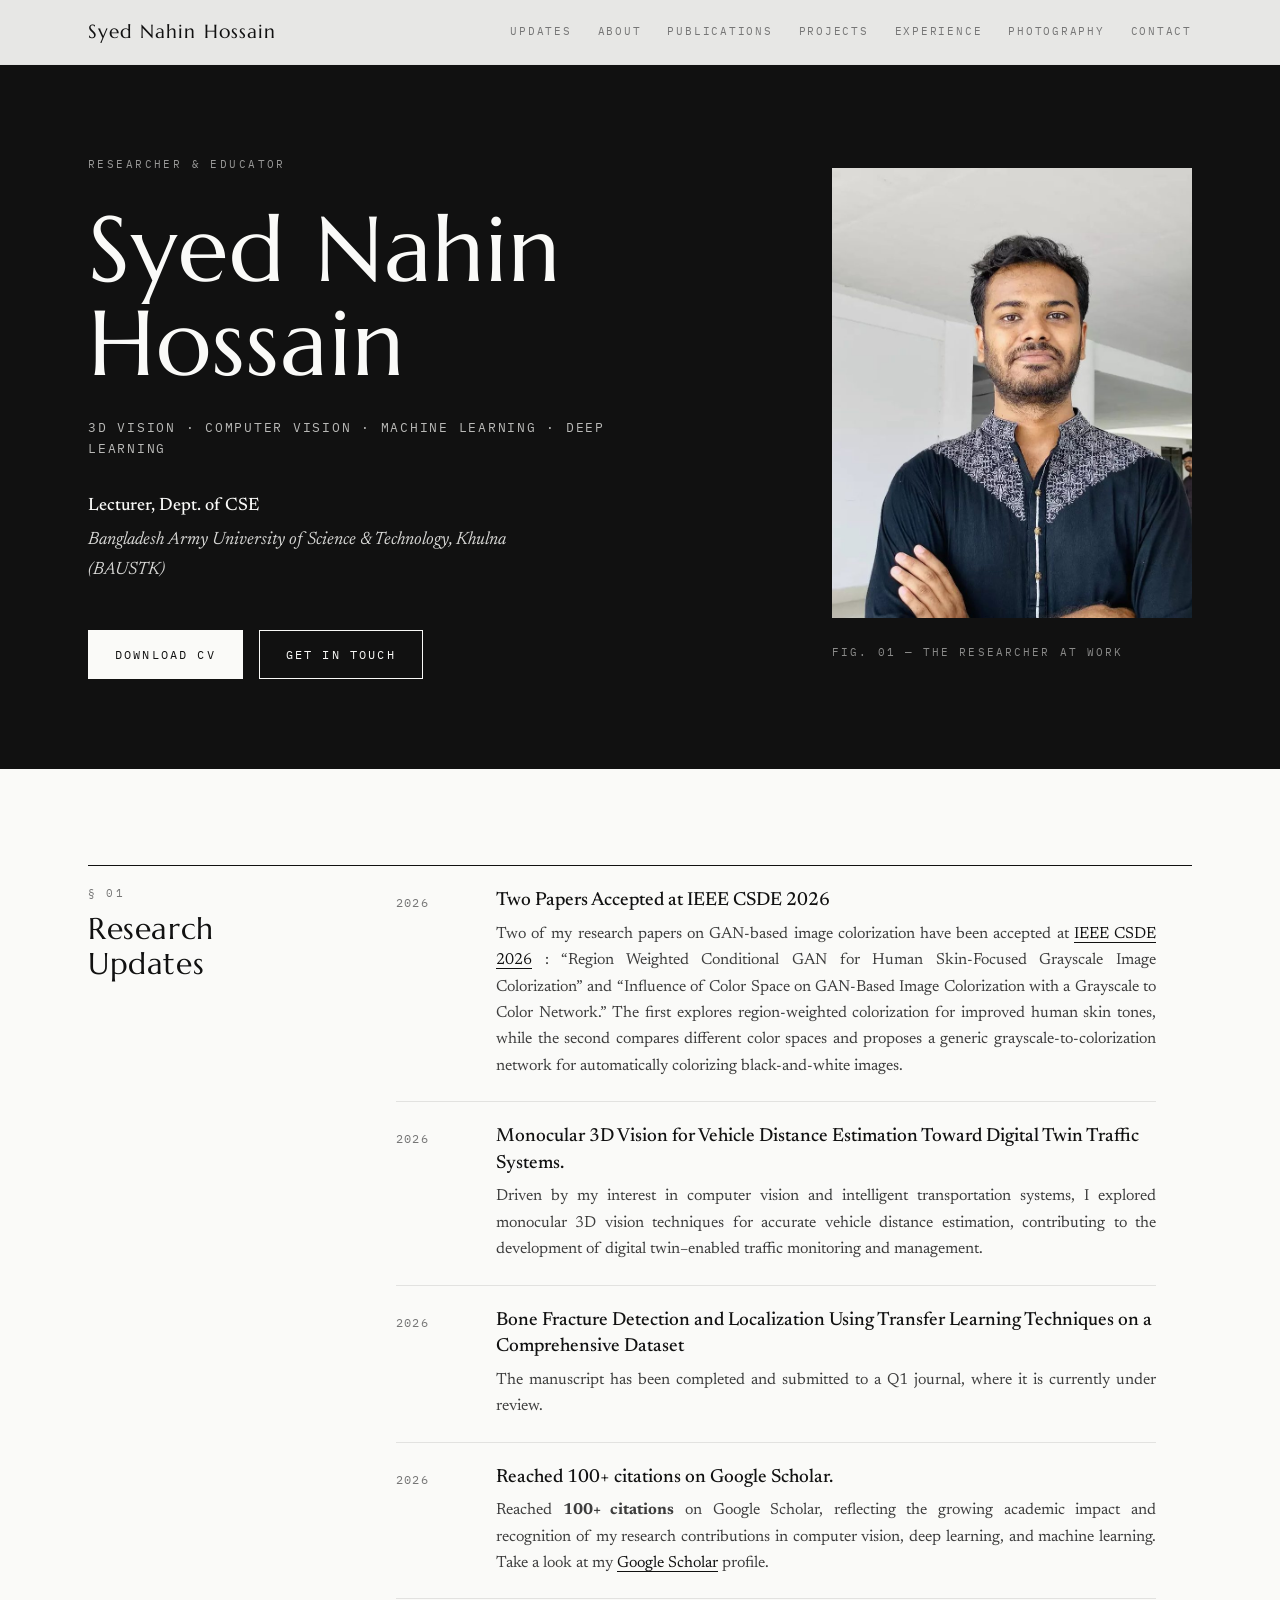
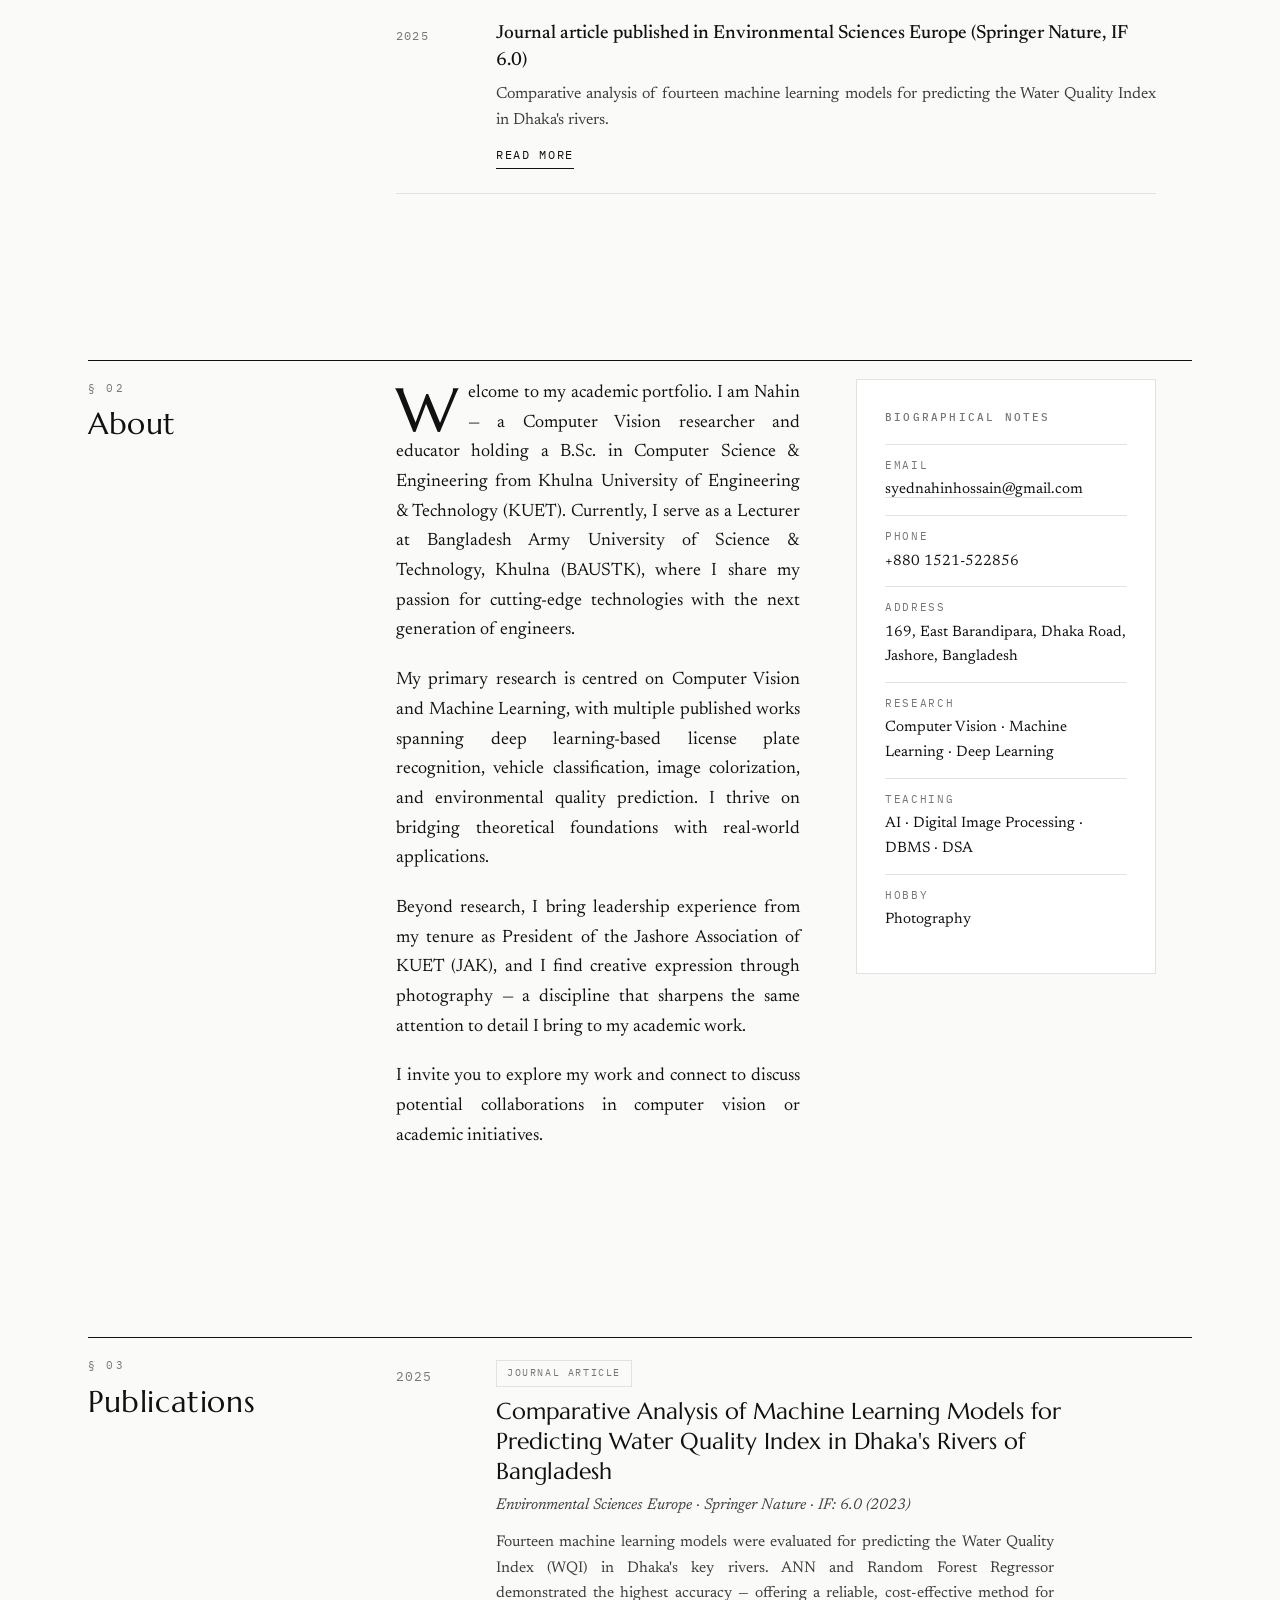
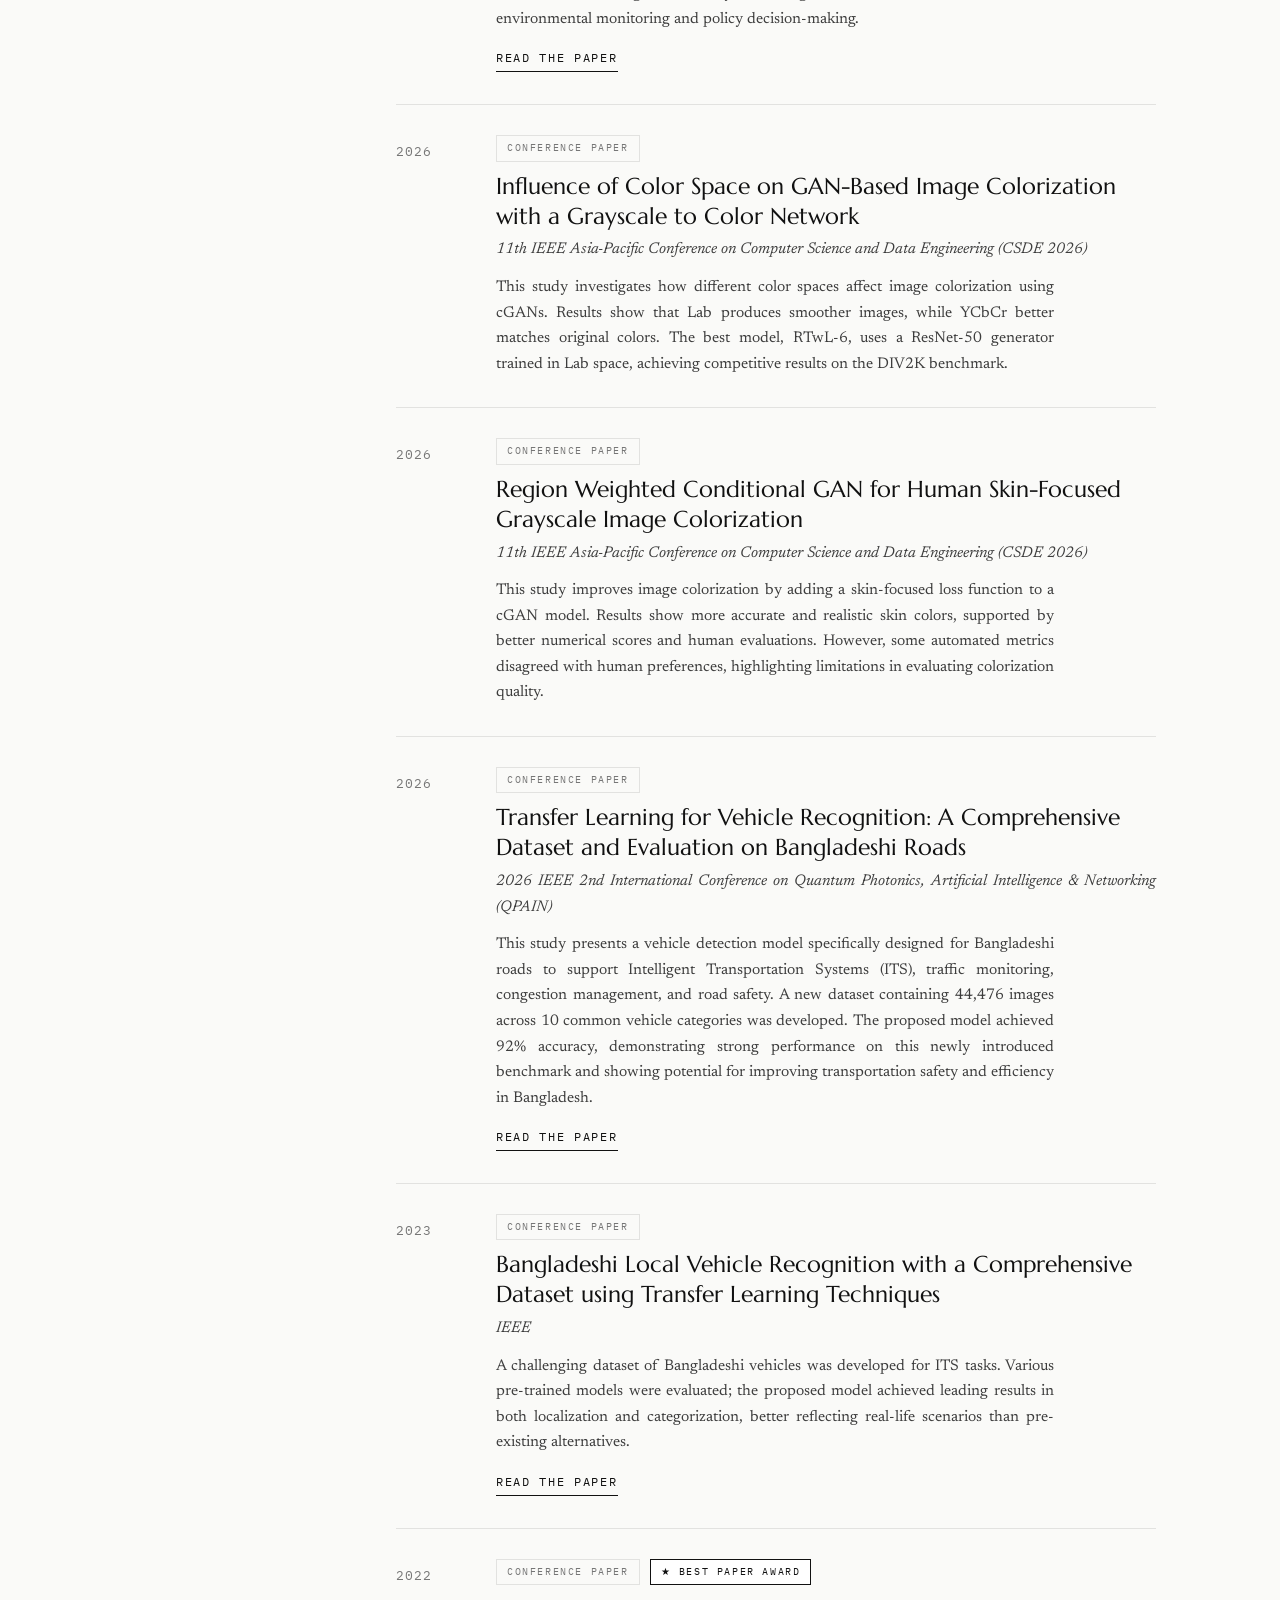
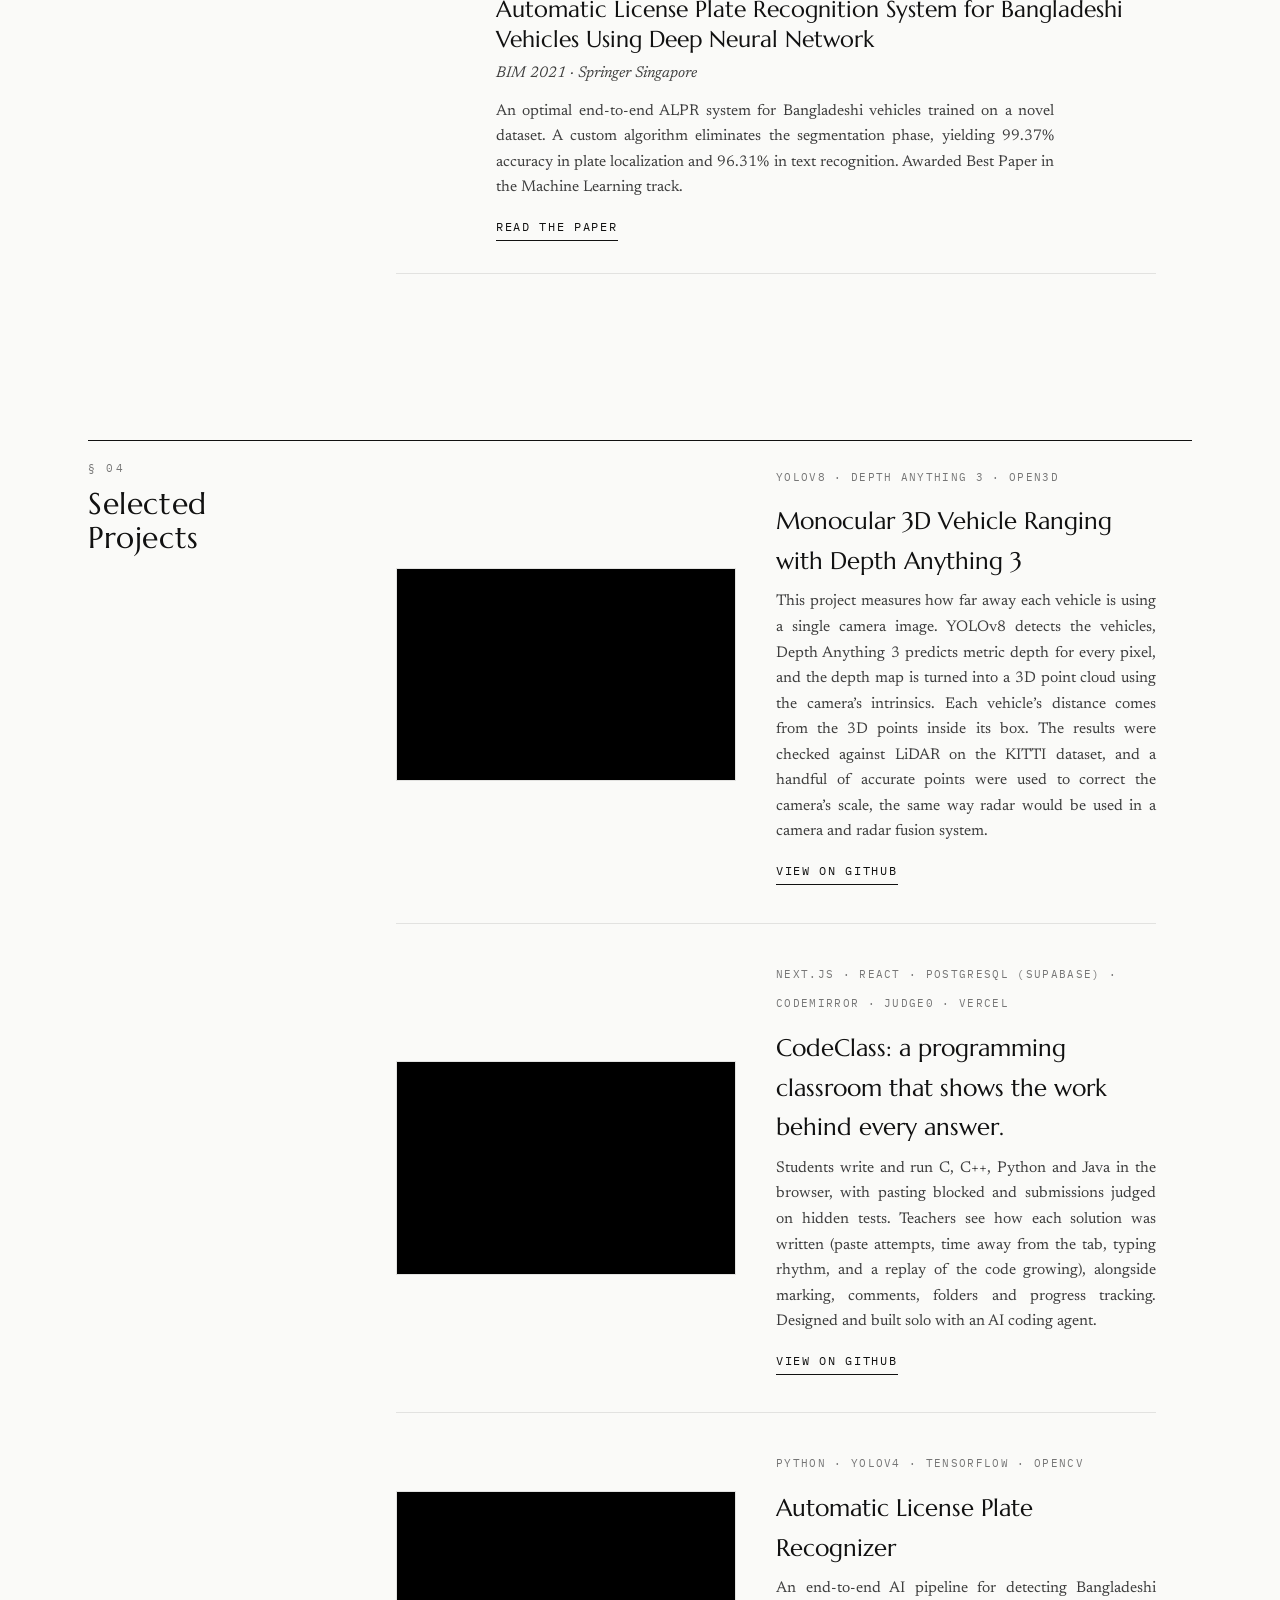
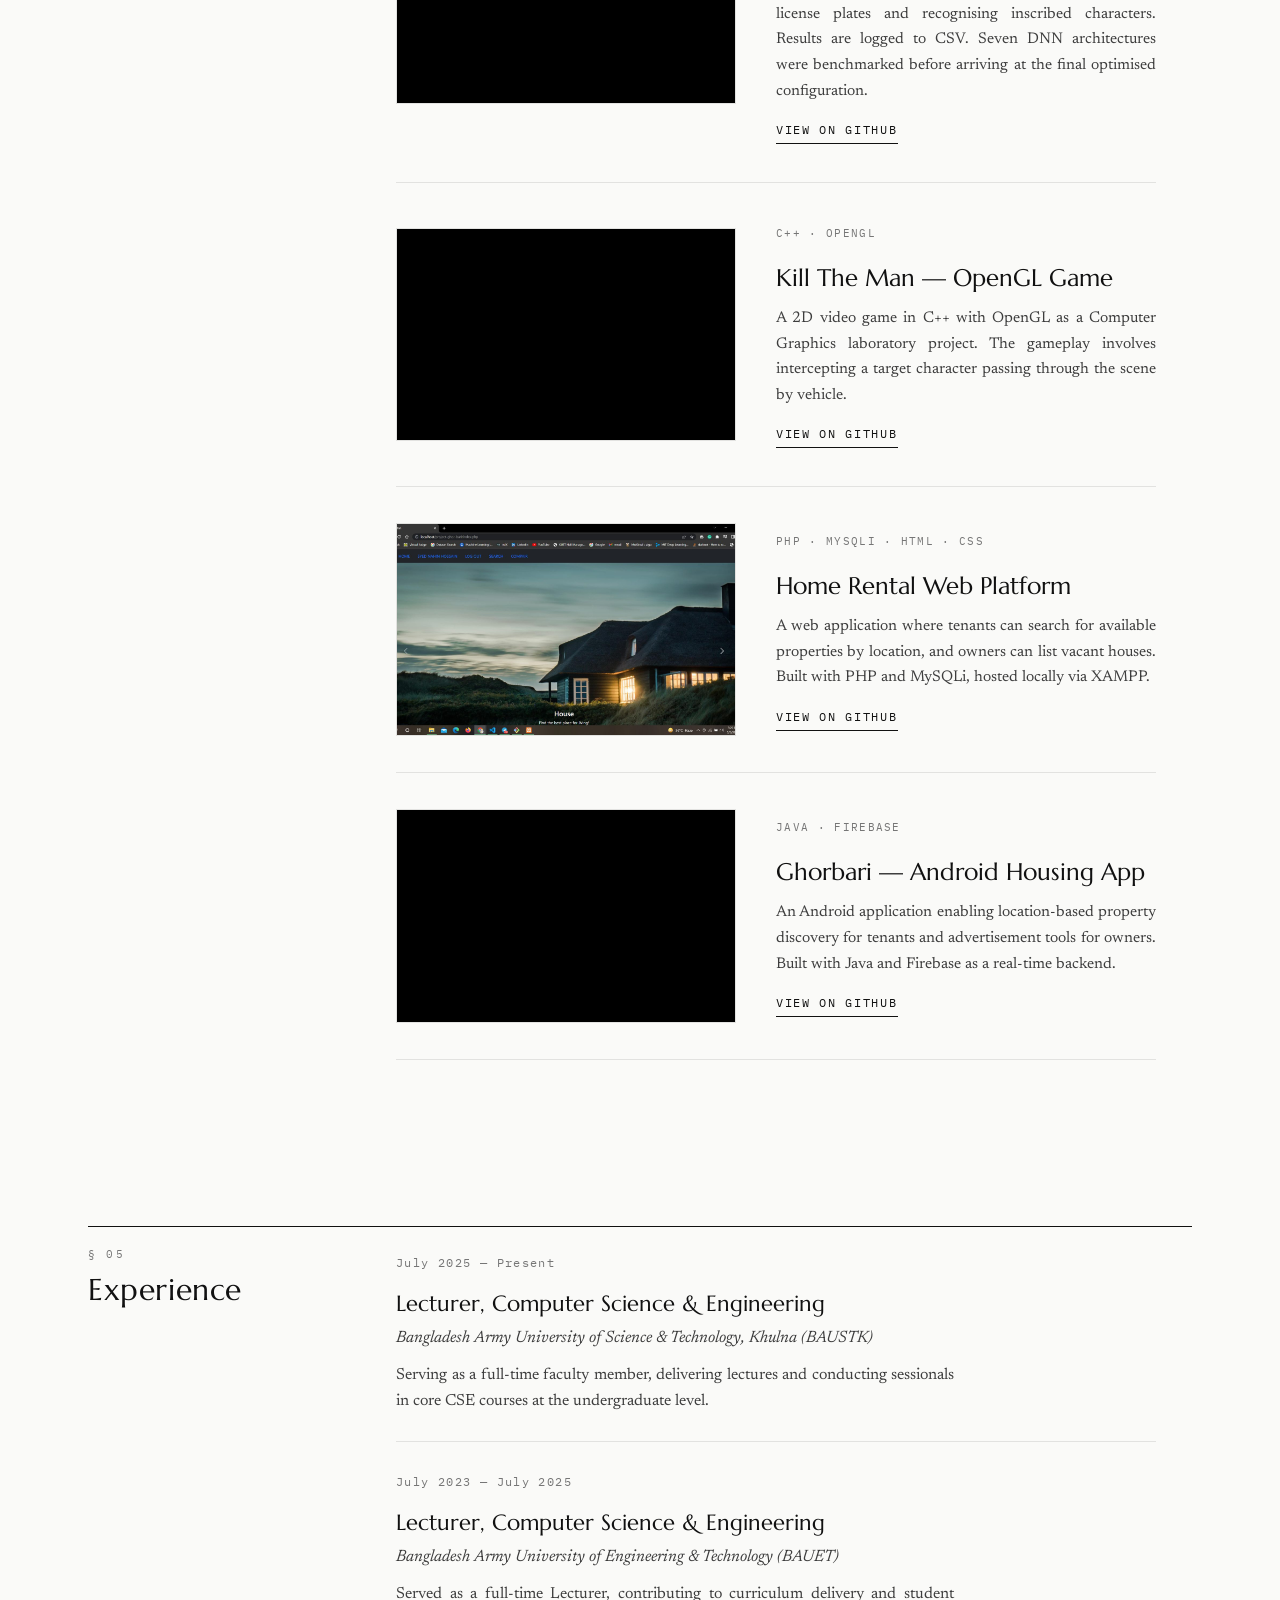
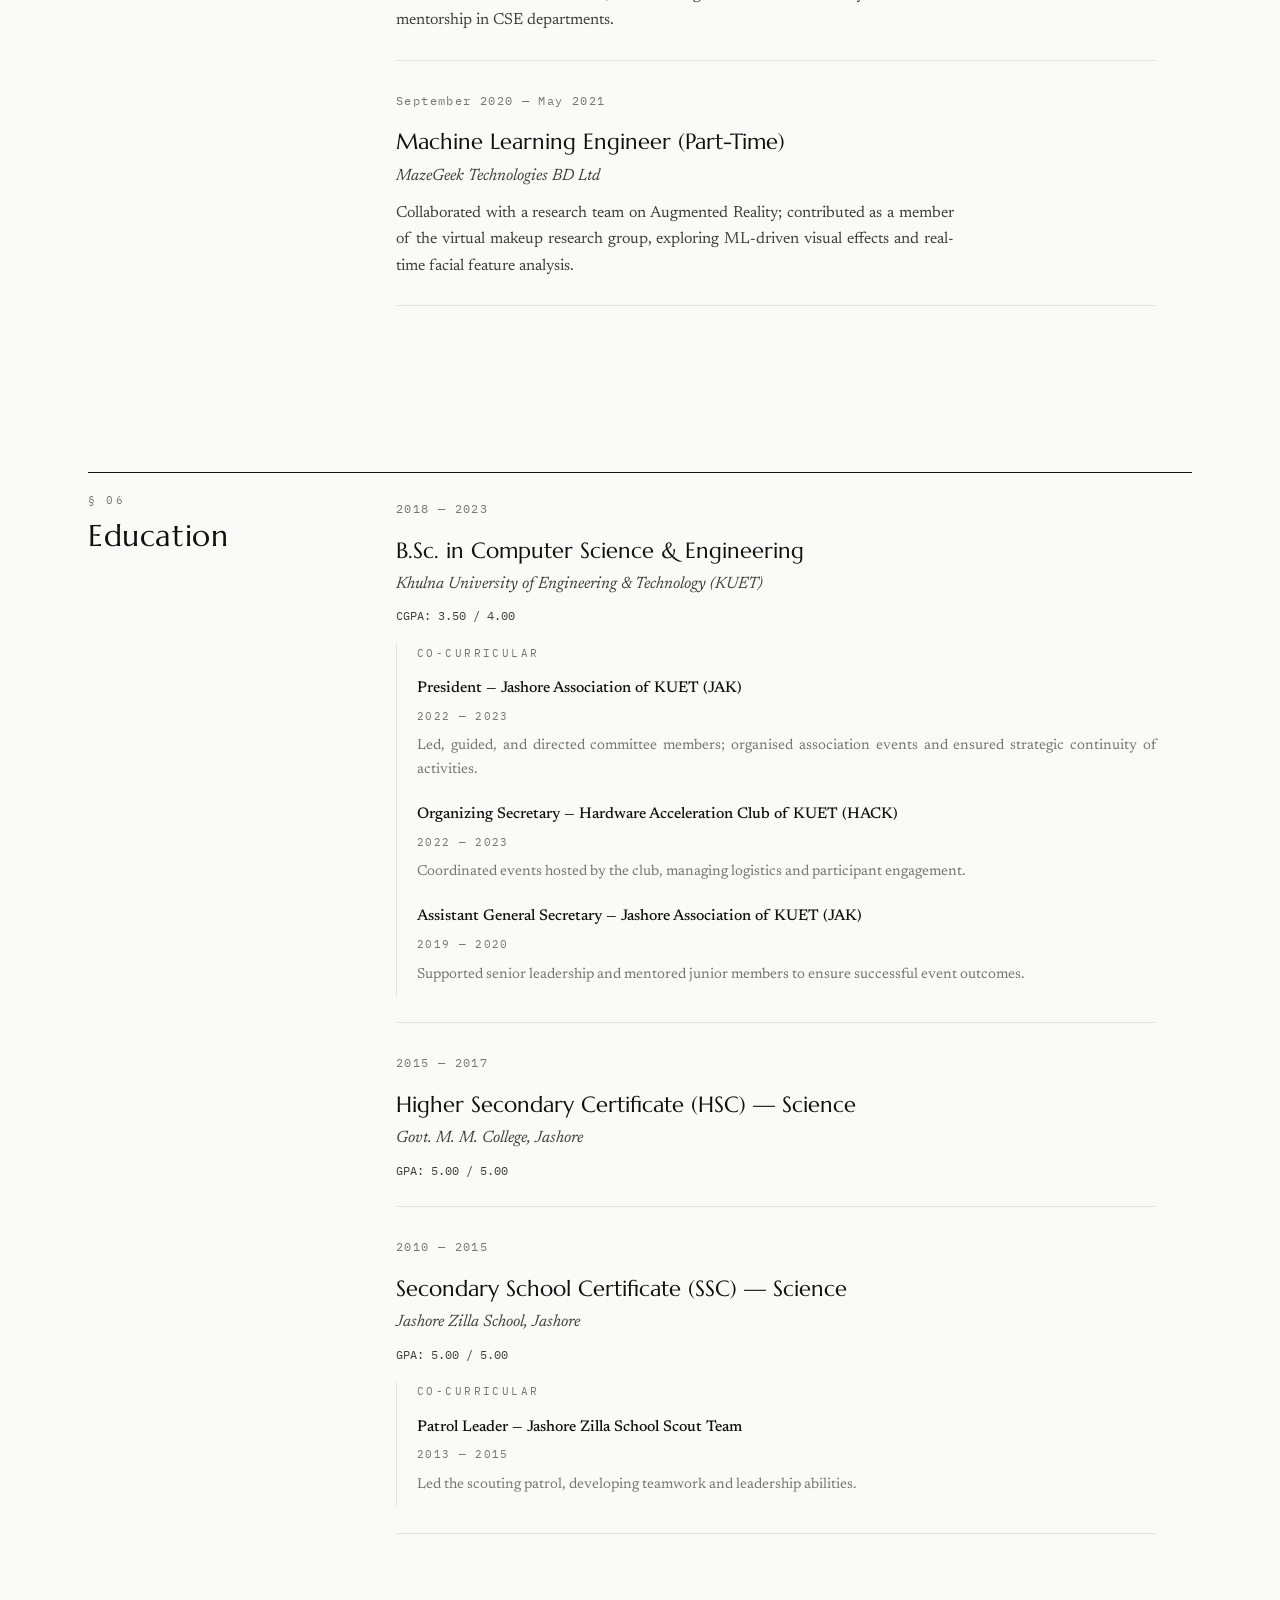
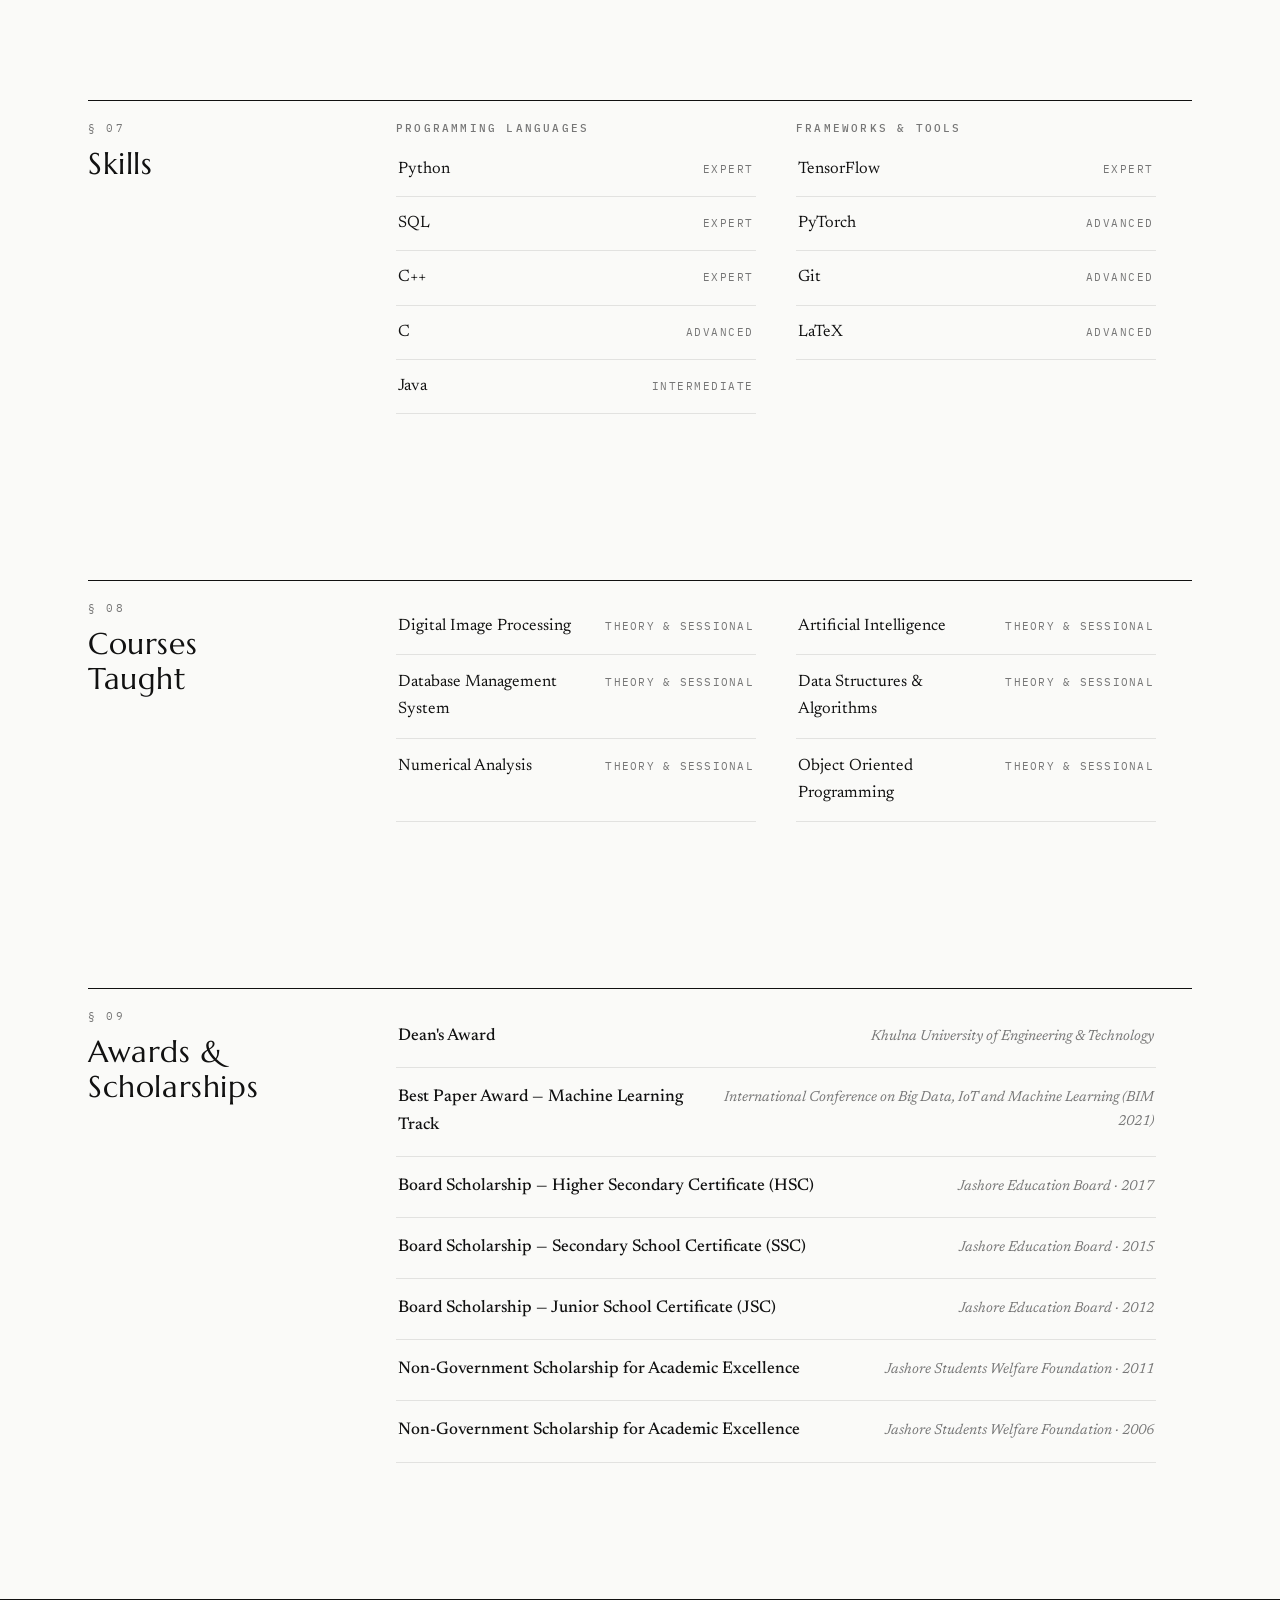
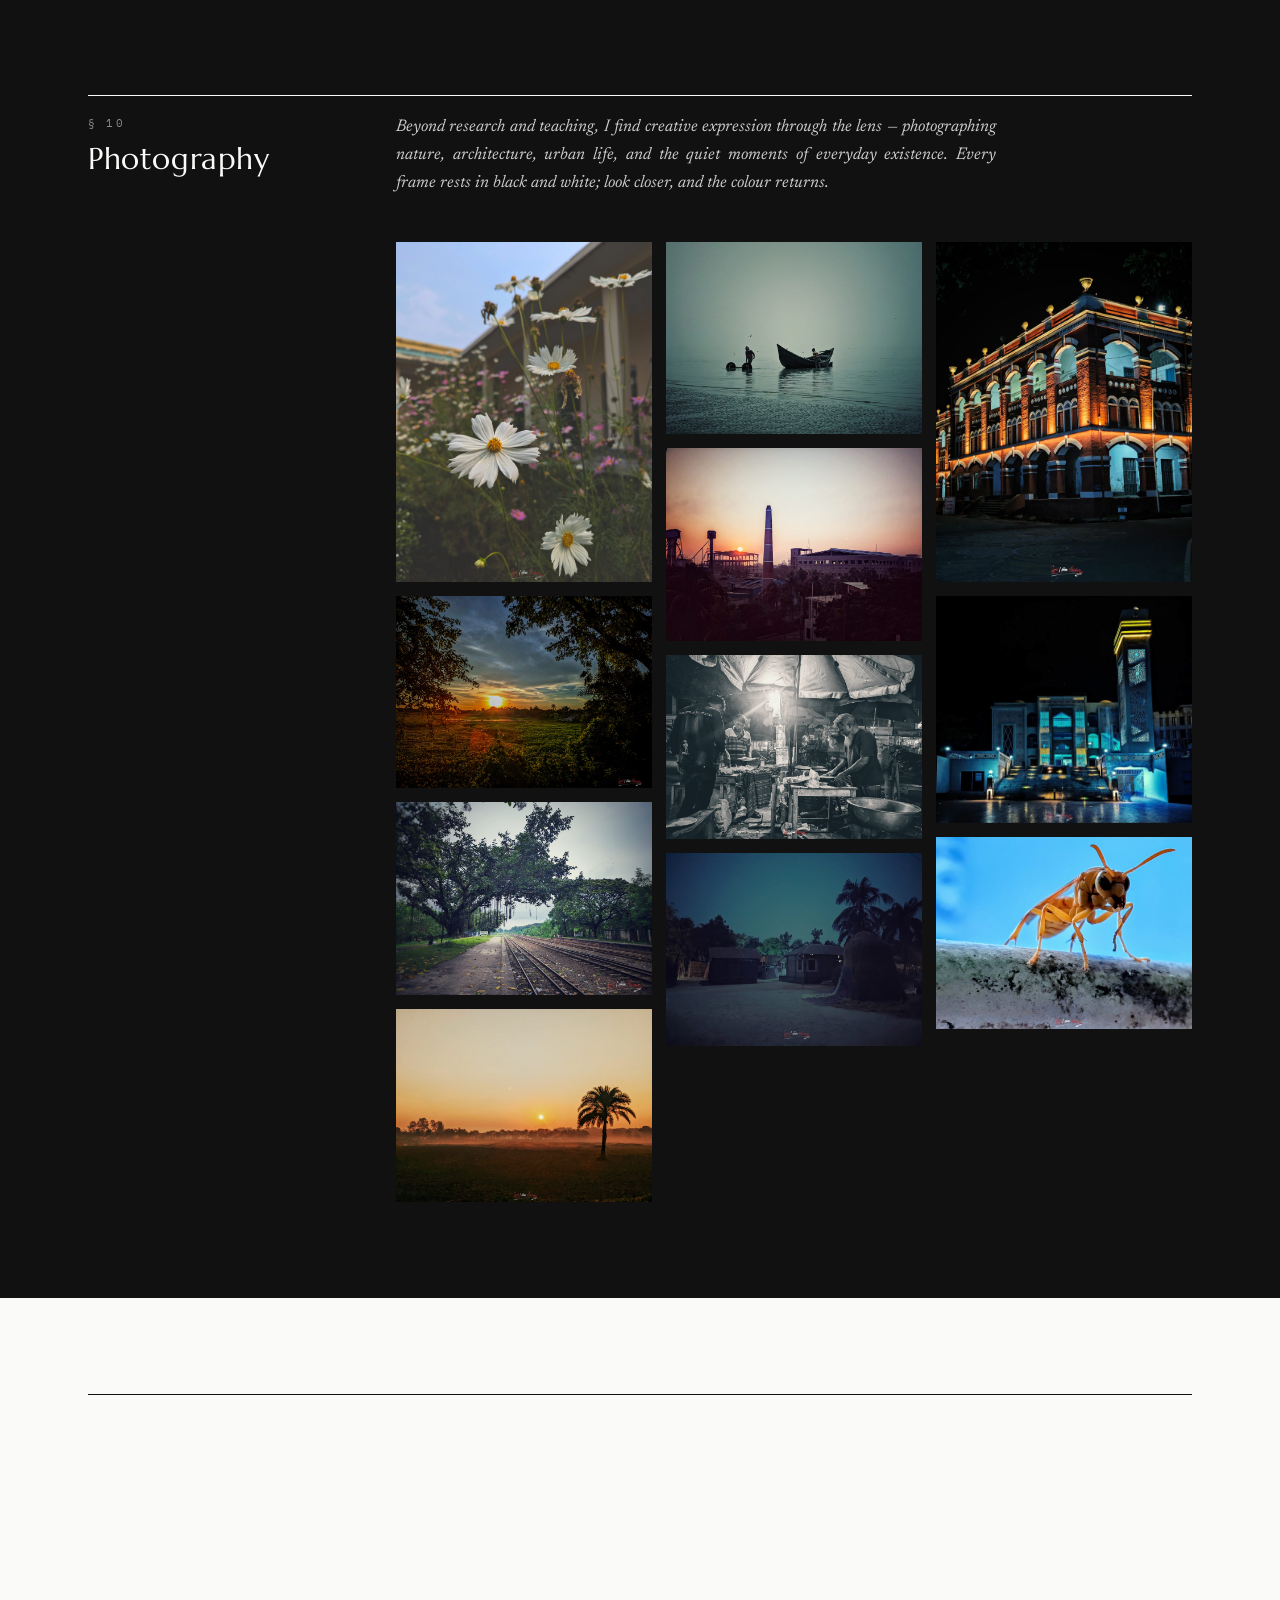
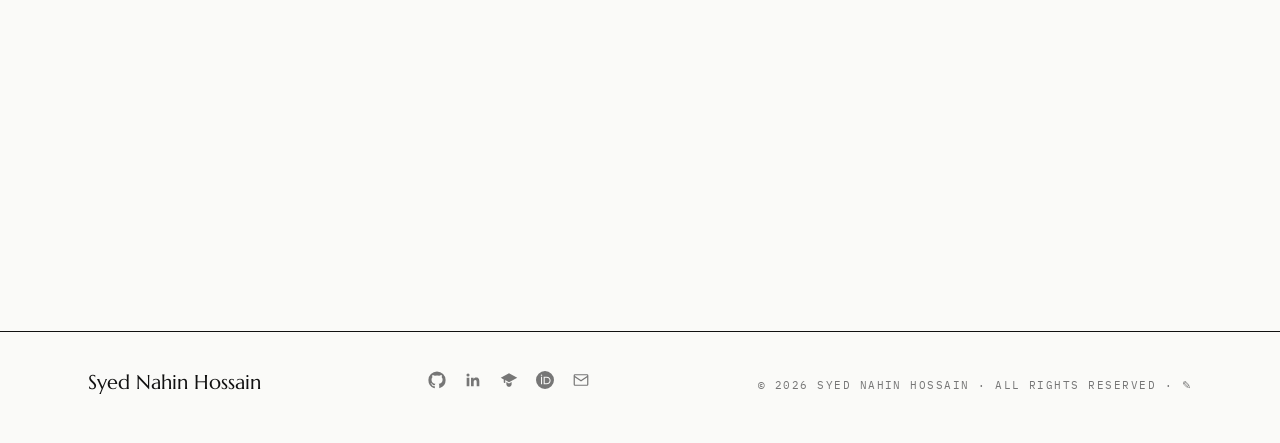
<file: index.html>
<!DOCTYPE html>
<html lang="en">
<head>
  <meta charset="UTF-8">
  <meta name="viewport" content="width=device-width, initial-scale=1.0">
  <title>Syed Nahin Hossain — Researcher &amp; Educator</title>
  <meta name="description" content="Academic portfolio of Syed Nahin Hossain — Computer Vision researcher and educator.">
  <link rel="icon" href="favicon.png">
  <link rel="preconnect" href="https://fonts.googleapis.com">
  <link rel="preconnect" href="https://fonts.gstatic.com" crossorigin>
  <link href="https://fonts.googleapis.com/css2?family=Marcellus&family=Newsreader:ital,opsz,wght@0,6..72,400;0,6..72,500;1,6..72,400;1,6..72,500&family=IBM+Plex+Mono:wght@400;500&display=swap" rel="stylesheet">
  <link rel="stylesheet" href="css/site.css">
</head>
<body>

  <nav class="nav">
    <div class="nav-inner">
      <a class="nav-brand" href="#top" id="brand">Syed Nahin Hossain</a>
      <button class="nav-toggle" id="navToggle" aria-label="Toggle menu">Menu</button>
      <ul class="nav-links" id="navLinks">
        <li><a href="#news">Updates</a></li>
        <li><a href="#about">About</a></li>
        <li><a href="#publications">Publications</a></li>
        <li><a href="#experience">Experience</a></li>
        <li><a href="#projects">Projects</a></li>
        <li><a href="#photography">Photography</a></li>
        <li><a href="#contact">Contact</a></li>
      </ul>
    </div>
  </nav>

  <main id="top">
    <div id="app">
      <noscript>
        <div style="padding:120px 28px; max-width:700px; margin:0 auto; font-family:Georgia,serif;">
          <h1>Syed Nahin Hossain</h1>
          <p>This portfolio needs JavaScript to display its content. Please enable JavaScript, or download the <a href="CV_of_Syed_Nahin_Hossain.pdf">CV (PDF)</a>.</p>
        </div>
      </noscript>
    </div>
  </main>

  <div class="lightbox" id="lightbox"><img id="lightboxImg" alt=""></div>

  <footer class="footer">
    <div class="wrap footer-inner">
      <span class="brand">Syed Nahin Hossain</span>
      <div class="social" id="footSocial"></div>
      <span class="fine"><span id="year"></span> · All rights reserved · <a href="admin.html">✎</a></span>
    </div>
  </footer>

  <script src="scripts/site.js"></script>
</body>
</html>
</file>
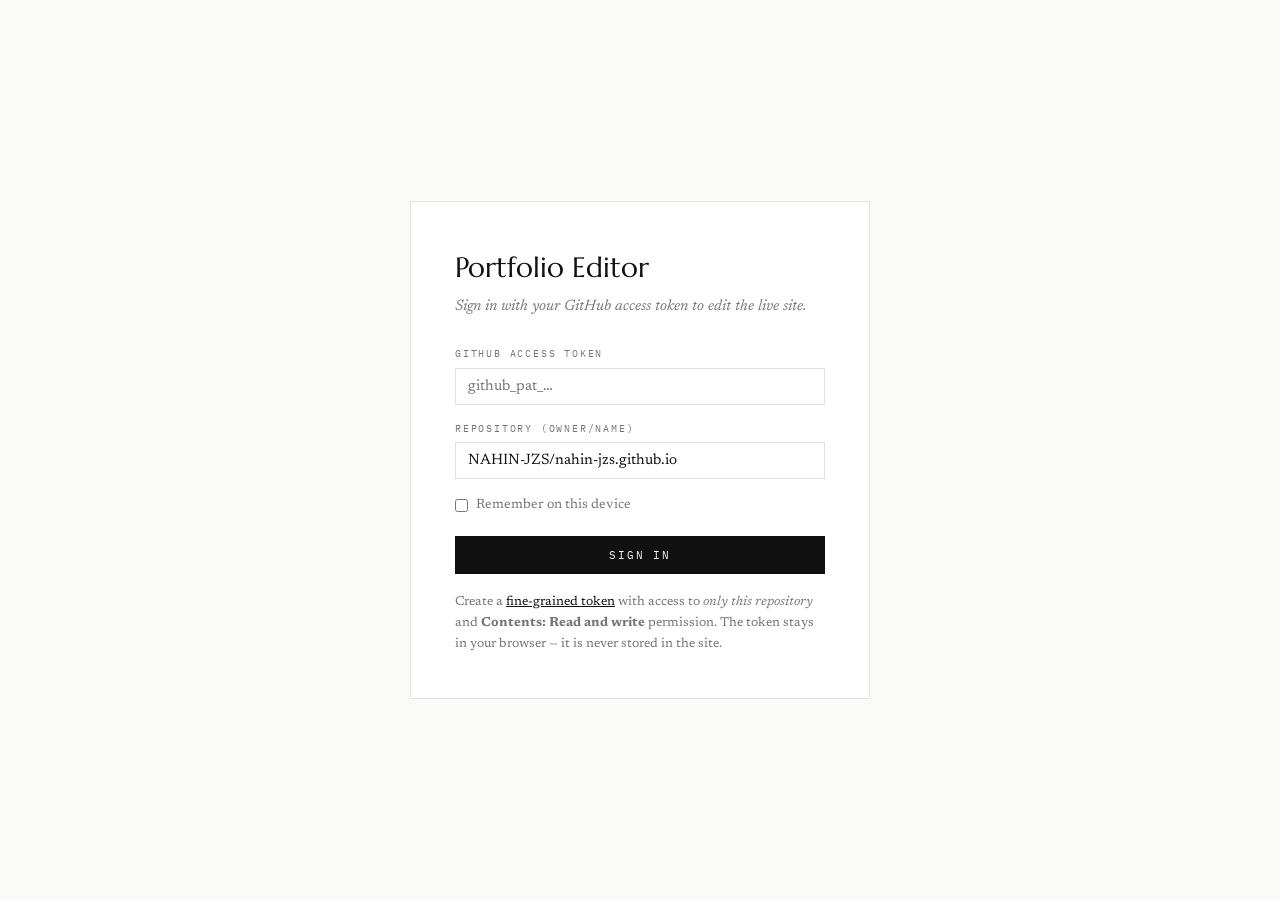
<file: admin.html>
<!DOCTYPE html>
<html lang="en">
<head>
<meta charset="UTF-8">
<meta name="viewport" content="width=device-width, initial-scale=1.0">
<title>Admin — Portfolio Editor</title>
<meta name="robots" content="noindex">
<link rel="icon" href="favicon.png">
<link href="https://fonts.googleapis.com/css2?family=Marcellus&family=Newsreader:ital,opsz,wght@0,6..72,400;0,6..72,500&family=IBM+Plex+Mono:wght@400;500&display=swap" rel="stylesheet">
<style>
:root{--ink:#111;--muted:#767676;--hair:#e2e2e0;--paper:#fafaf8;--white:#fff;
--mono:'IBM Plex Mono',monospace;--body:'Newsreader',Georgia,serif;--display:'Marcellus',serif}
*{margin:0;padding:0;box-sizing:border-box}
body{background:var(--paper);color:var(--ink);font-family:var(--body);font-size:16px;line-height:1.55}
button{font-family:var(--mono);cursor:pointer}
.mono{font-family:var(--mono)}
.btn{display:inline-block;font-family:var(--mono);font-size:11px;letter-spacing:.16em;text-transform:uppercase;
padding:11px 20px;border:1px solid var(--ink);background:transparent;color:var(--ink);transition:.2s}
.btn:hover{background:var(--ink);color:var(--paper)}
.btn.solid{background:var(--ink);color:var(--paper)}
.btn.solid:hover{opacity:.8}
.btn.small{padding:6px 12px;font-size:10px}
.btn.ghost{border-color:var(--hair);color:var(--muted)}
.btn.ghost:hover{border-color:var(--ink);color:var(--ink);background:transparent}
.btn:disabled{opacity:.4;cursor:default}
input[type=text],input[type=password],textarea,select{
width:100%;padding:10px 12px;border:1px solid var(--hair);background:var(--white);
font-family:var(--body);font-size:15px;color:var(--ink);outline:none;border-radius:0;transition:border-color .2s}
input:focus,textarea:focus,select:focus{border-color:var(--ink)}
textarea{resize:vertical;min-height:80px}
label.f{display:block;margin-bottom:16px}
label.f>span,.flabel{display:block;font-family:var(--mono);font-size:10px;letter-spacing:.18em;text-transform:uppercase;color:var(--muted);margin-bottom:6px}

/* formatting toolbar */
.fmtbar{display:flex;flex-wrap:wrap;gap:6px;margin-bottom:6px}
.fmtbar button{font-family:var(--mono);font-size:11px;padding:4px 10px;border:1px solid var(--hair);background:var(--white);color:var(--ink)}
.fmtbar button:hover{border-color:var(--ink)}
.fmthint{font-family:var(--mono);font-size:10px;color:var(--muted);margin-top:5px;letter-spacing:.04em}

/* login */
#login{min-height:100vh;display:flex;align-items:center;justify-content:center;padding:24px}
.login-card{width:100%;max-width:460px;background:var(--white);border:1px solid var(--hair);padding:44px}
.login-card h1{font-family:var(--display);font-weight:400;font-size:28px;margin-bottom:6px}
.login-card .sub{color:var(--muted);font-style:italic;margin-bottom:28px;font-size:15px}
.hint{font-size:13px;color:var(--muted);margin-top:18px;line-height:1.6}
.hint a{color:var(--ink)}
.check{display:flex;gap:8px;align-items:center;font-size:13.5px;color:var(--muted);margin:4px 0 20px}

/* app */
#app{display:none;min-height:100vh}
.topbar{position:sticky;top:0;z-index:50;background:var(--ink);color:var(--paper);
display:flex;align-items:center;justify-content:space-between;gap:16px;padding:0 22px;height:58px}
.topbar .t{font-family:var(--display);font-size:17px;letter-spacing:.04em}
.topbar .actions{display:flex;gap:10px;align-items:center}
.topbar .btn{border-color:var(--paper);color:var(--paper)}
.topbar .btn:hover{background:var(--paper);color:var(--ink)}
.topbar .btn.solid{background:var(--paper);color:var(--ink);border-color:var(--paper)}
#status{font-family:var(--mono);font-size:10.5px;letter-spacing:.1em;color:#aaa;max-width:340px;text-align:right}
.layout{display:grid;grid-template-columns:230px 1fr;min-height:calc(100vh - 58px)}
.side{border-right:1px solid var(--hair);background:var(--white);padding:22px 0}
.side button{display:block;width:100%;text-align:left;background:none;border:0;
padding:11px 22px;font-size:11px;letter-spacing:.16em;text-transform:uppercase;color:var(--muted);border-left:2px solid transparent}
.side button:hover{color:var(--ink)}
.side button.on{color:var(--ink);border-left-color:var(--ink);background:var(--paper)}
.side .sep{border-top:1px solid var(--hair);margin:12px 22px}
.main{padding:36px 40px 120px;max-width:900px}
.main h2{font-family:var(--display);font-weight:400;font-size:26px;margin-bottom:4px}
.main .desc{color:var(--muted);font-style:italic;font-size:14.5px;margin-bottom:28px}

/* list items */
.item{border:1px solid var(--hair);background:var(--white);padding:22px;margin-bottom:14px;position:relative}
.item-tools{display:flex;gap:6px;justify-content:flex-end;margin-bottom:14px}
.nested{border-left:2px solid var(--hair);padding-left:18px;margin:6px 0 16px}
.nested>.eyebrow{display:block;font-family:var(--mono);font-size:10px;letter-spacing:.18em;text-transform:uppercase;color:var(--muted);margin-bottom:10px}
.nested .item{padding:16px;background:var(--paper)}
.imgfield{display:flex;gap:14px;align-items:flex-start}
.imgfield img,.imgfield video{width:110px;height:74px;object-fit:cover;border:1px solid var(--hair);background:#000}
.imgfield .col{flex:1}
.imgfield .path{font-family:var(--mono);font-size:11px;color:var(--muted);word-break:break-all;margin:6px 0}
.addbar{margin-top:6px}

/* arrange page */
.arr-row{display:flex;align-items:center;gap:14px;background:var(--white);border:1px solid var(--hair);padding:14px 18px;margin-bottom:10px}
.arr-row .name{flex:1;font-size:16px}
.arr-row .name .sub{font-family:var(--mono);font-size:10px;letter-spacing:.14em;text-transform:uppercase;color:var(--muted);display:block;margin-top:2px}
.arr-row select{width:150px;font-family:var(--mono);font-size:11px;letter-spacing:.06em;text-transform:uppercase;padding:8px 10px}
.arr-row .movers{display:flex;gap:6px}

.toast{position:fixed;bottom:26px;left:50%;transform:translateX(-50%);background:var(--ink);color:var(--paper);
font-family:var(--mono);font-size:12px;letter-spacing:.08em;padding:13px 24px;display:none;z-index:99;max-width:90vw;text-align:center}
@media(max-width:820px){.layout{grid-template-columns:1fr}.side{display:flex;overflow-x:auto;border-right:0;border-bottom:1px solid var(--hair);padding:0}
.side button{white-space:nowrap;border-left:0;border-bottom:2px solid transparent;padding:14px 16px}
.side button.on{border-bottom-color:var(--ink)}.side .sep{display:none}.main{padding:26px 20px 120px}
#status{display:none}.arr-row{flex-wrap:wrap}}
</style>
</head>
<body>

<!-- ======================= LOGIN ======================= -->
<div id="login">
  <div class="login-card">
    <h1>Portfolio Editor</h1>
    <p class="sub">Sign in with your GitHub access token to edit the live site.</p>
    <label class="f"><span>GitHub access token</span>
      <input type="password" id="tokenInput" placeholder="github_pat_…" autocomplete="off">
    </label>
    <label class="f"><span>Repository (owner/name)</span>
      <input type="text" id="repoInput" value="NAHIN-JZS/nahin-jzs.github.io">
    </label>
    <label class="check"><input type="checkbox" id="rememberBox"> Remember on this device</label>
    <button class="btn solid" id="loginBtn" style="width:100%">Sign in</button>
    <p class="hint">Create a <a href="https://github.com/settings/personal-access-tokens/new" target="_blank" rel="noopener">fine-grained token</a> with access to <em>only this repository</em> and <strong>Contents: Read and write</strong> permission. The token stays in your browser — it is never stored in the site.</p>
  </div>
</div>

<!-- ======================= APP ======================= -->
<div id="app">
  <div class="topbar">
    <span class="t">Portfolio Editor</span>
    <span id="status"></span>
    <div class="actions">
      <button class="btn small" id="previewBtn">View site</button>
      <button class="btn small" id="backupBtn">Backup</button>
      <button class="btn small" id="logoutBtn">Log out</button>
      <button class="btn small solid" id="publishBtn">Publish</button>
    </div>
  </div>
  <div class="layout">
    <nav class="side" id="sideNav"></nav>
    <div class="main" id="editor"></div>
  </div>
</div>

<div class="toast" id="toast"></div>

<script>
'use strict';
/* ============================================================
   GitHub-backed admin. "Login" = a fine-grained personal access
   token scoped to this one repository. Edits commit directly to
   data/content.json; images are committed to images/uploads/.
   GitHub Pages republishes automatically after each commit.
   ============================================================ */

const API = 'https://api.github.com';
let TOKEN = '', OWNER = '', REPO = '', BRANCH = 'main';
let content = null, contentSha = null, dirty = false, currentSection = 'news';

/* ---------- utilities ---------- */
const $ = id => document.getElementById(id);
const esc = s => String(s == null ? '' : s).replace(/&/g,'&amp;').replace(/</g,'&lt;').replace(/>/g,'&gt;').replace(/"/g,'&quot;');
const slugify = s => String(s).toLowerCase().replace(/[^a-z0-9]+/g, '-').replace(/^-|-$/g, '') || 'section';

function toast(msg, ms = 3200){ const t = $('toast'); t.textContent = msg; t.style.display = 'block';
  clearTimeout(t._h); t._h = setTimeout(() => t.style.display = 'none', ms); }
function setStatus(msg){ $('status').textContent = msg; }
function markDirty(){ dirty = true; setStatus('Unsaved changes — press Publish to make them live'); }

function b64EncodeUtf8(str){
  const bytes = new TextEncoder().encode(str);
  let bin = '';
  for (let i = 0; i < bytes.length; i += 0x8000)
    bin += String.fromCharCode.apply(null, bytes.subarray(i, i + 0x8000));
  return btoa(bin);
}
function b64DecodeUtf8(b64){
  const bin = atob(b64.replace(/\n/g, ''));
  const bytes = new Uint8Array(bin.length);
  for (let i = 0; i < bin.length; i++) bytes[i] = bin.charCodeAt(i);
  return new TextDecoder().decode(bytes);
}
function bufToB64(buf){
  const bytes = new Uint8Array(buf);
  let bin = '';
  for (let i = 0; i < bytes.length; i += 0x8000)
    bin += String.fromCharCode.apply(null, bytes.subarray(i, i + 0x8000));
  return btoa(bin);
}

async function gh(path, opts = {}){
  const res = await fetch(API + path, {
    ...opts,
    headers: {
      'Authorization': 'Bearer ' + TOKEN,
      'Accept': 'application/vnd.github+json',
      'X-GitHub-Api-Version': '2022-11-28',
      ...(opts.headers || {})
    }
  });
  if (!res.ok){
    let detail = '';
    try { detail = (await res.json()).message || ''; } catch(e){}
    const writing = opts.method && opts.method !== 'GET';
    if (res.status === 404 && writing){
      throw new Error('GitHub refused the write (404). This almost always means the token cannot write to this repository. Open your token settings on GitHub and check: (1) Repository access includes ' + OWNER + '/' + REPO + ', and (2) Contents permission is set to Read and write. Then log out here and sign in again.');
    }
    if (res.status === 401){
      throw new Error('Token rejected (401). It may have expired or been revoked — create a new fine-grained token and sign in again.');
    }
    if (res.status === 409){
      throw new Error('Conflict (409). The file changed on GitHub since it was loaded — press Publish once more.');
    }
    throw new Error(res.status + ' ' + detail);
  }
  return res.json();
}

/* ---------- auth ---------- */
$('loginBtn').addEventListener('click', login);
$('tokenInput').addEventListener('keydown', e => { if (e.key === 'Enter') login(); });

async function login(){
  const token = $('tokenInput').value.trim();
  const repoFull = $('repoInput').value.trim();
  if (!token || !repoFull.includes('/')) { toast('Enter a token and owner/repository'); return; }
  [OWNER, REPO] = repoFull.split('/');
  TOKEN = token;
  $('loginBtn').disabled = true; $('loginBtn').textContent = 'Signing in…';
  try {
    const repo = await gh(`/repos/${OWNER}/${REPO}`);
    BRANCH = repo.default_branch || 'main';
    if (repo.permissions && !repo.permissions.push){
      throw new Error('this token can read but not write to ' + OWNER + '/' + REPO + '. In your token settings, grant this repository under Repository access and set Contents to Read and write.');
    }
    await loadContent();
    const store = $('rememberBox').checked ? localStorage : sessionStorage;
    store.setItem('pf_token', TOKEN);
    store.setItem('pf_repo', repoFull);
    $('login').style.display = 'none';
    $('app').style.display = 'block';
    buildNav();
    renderSection(currentSection);
    setStatus(`Connected to ${OWNER}/${REPO} (${BRANCH})`);
  } catch (err) {
    toast('Sign-in failed: ' + err.message, 8000);
  }
  $('loginBtn').disabled = false; $('loginBtn').textContent = 'Sign in';
}

(function restore(){
  const t = localStorage.getItem('pf_token') || sessionStorage.getItem('pf_token');
  const r = localStorage.getItem('pf_repo') || sessionStorage.getItem('pf_repo');
  if (t) $('tokenInput').value = t;
  if (r) $('repoInput').value = r;
  if (t && r) login();
})();

$('logoutBtn').addEventListener('click', () => {
  ['pf_token','pf_repo'].forEach(k => { localStorage.removeItem(k); sessionStorage.removeItem(k); });
  location.reload();
});
$('previewBtn').addEventListener('click', () => window.open('index.html', '_blank'));
$('backupBtn').addEventListener('click', () => {
  const blob = new Blob([JSON.stringify(content, null, 2)], { type: 'application/json' });
  const a = document.createElement('a');
  a.href = URL.createObjectURL(blob);
  a.download = 'content-backup-' + new Date().toISOString().slice(0,10) + '.json';
  a.click();
});
window.addEventListener('beforeunload', e => { if (dirty) { e.preventDefault(); e.returnValue = ''; } });

/* ---------- content load / publish ---------- */
async function loadContent(){
  const file = await gh(`/repos/${OWNER}/${REPO}/contents/data/content.json?ref=${BRANCH}`);
  content = JSON.parse(b64DecodeUtf8(file.content));
  contentSha = file.sha;
  ensureCustomIds();
}

function ensureCustomIds(){
  if (!Array.isArray(content.custom)) return;
  content.custom.forEach((cs, i) => {
    if (cs && !cs.id) cs.id = 'c-' + Date.now().toString(36) + '-' + i;
  });
}

$('publishBtn').addEventListener('click', async () => {
  const btn = $('publishBtn');
  btn.disabled = true; btn.textContent = 'Publishing…';
  try {
    try {
      const f = await gh(`/repos/${OWNER}/${REPO}/contents/data/content.json?ref=${BRANCH}`);
      contentSha = f.sha;
    } catch(e){}
    const body = {
      message: 'Update site content via admin panel',
      content: b64EncodeUtf8(JSON.stringify(content, null, 2)),
      branch: BRANCH
    };
    if (contentSha) body.sha = contentSha;
    const res = await gh(`/repos/${OWNER}/${REPO}/contents/data/content.json`, {
      method: 'PUT', body: JSON.stringify(body)
    });
    contentSha = res.content.sha;
    dirty = false;
    setStatus('Published — the live site updates within a minute or two');
    toast('✓ Published. GitHub Pages will refresh the site shortly.');
  } catch (err) {
    toast('Publish failed: ' + err.message, 12000);
  }
  btn.disabled = false; btn.textContent = 'Publish';
});

/* ---------- image / media upload ---------- */
async function resizeImage(file, maxDim = 1600, quality = 0.85){
  if (!/^image\/(jpeg|png|webp)/.test(file.type)) return file;
  const img = await new Promise((ok, no) => {
    const i = new Image();
    i.onload = () => ok(i); i.onerror = no;
    i.src = URL.createObjectURL(file);
  });
  let { width: w, height: h } = img;
  if (Math.max(w, h) <= maxDim && file.size < 700 * 1024) return file;
  const s = Math.min(1, maxDim / Math.max(w, h));
  const canvas = document.createElement('canvas');
  canvas.width = Math.round(w * s); canvas.height = Math.round(h * s);
  canvas.getContext('2d').drawImage(img, 0, 0, canvas.width, canvas.height);
  return new Promise(ok => canvas.toBlob(b => ok(b), 'image/jpeg', quality));
}

async function uploadFile(file, onDone){
  try {
    toast('Uploading ' + file.name + '…', 60000);
    const isImage = /^image\//.test(file.type);
    const blob = isImage ? await resizeImage(file) : file;
    const buf = await blob.arrayBuffer();
    let name = file.name.replace(/[^a-zA-Z0-9._-]/g, '_');
    if (isImage && blob !== file) name = name.replace(/\.\w+$/, '') + '.jpg';
    const path = 'images/uploads/' + Date.now() + '_' + name;
    await gh(`/repos/${OWNER}/${REPO}/contents/${path}`, {
      method: 'PUT',
      body: JSON.stringify({ message: 'Upload ' + name + ' via admin panel', content: bufToB64(buf), branch: BRANCH })
    });
    toast('✓ Uploaded');
    onDone(path);
  } catch (err) {
    toast('Upload failed: ' + err.message, 12000);
  }
}

/* ============================================================
   Section registry & ordering
   ============================================================ */

const BUILTIN_TITLES = {
  news: 'Research Updates', about: 'About', publications: 'Publications',
  experience: 'Experience', education: 'Education', skills: 'Skills',
  courses: 'Courses Taught', projects: 'Projects', awards: 'Awards',
  photography: 'Photography', contact: 'Contact'
};
const LAYOUTS = ['ledger', 'stacked', 'centered'];
const DEFAULT_ORDER = ['news','about','publications','experience','education','skills','courses','projects','awards','photography','contact'];

function customId(cs){ return cs.id || 'c-' + slugify(cs.title || 'section'); }

/* Returns the normalized [{id, layout}] list: keeps saved order, drops
   sections that no longer exist, appends anything new. */
function normalizedSections(){
  ensureCustomIds();
  const customs = Array.isArray(content.custom) ? content.custom.filter(c => c && c.title) : [];
  const validIds = new Set(DEFAULT_ORDER.concat(customs.map(customId)));
  let cfg = Array.isArray(content.sections) ? content.sections.filter(s => s && validIds.has(s.id)) : [];
  const present = new Set(cfg.map(s => s.id));
  const defaults = DEFAULT_ORDER.slice(0, 9).concat(customs.map(customId)).concat(['photography','contact']);
  defaults.forEach(id => { if (!present.has(id)) { cfg.push({ id, layout: 'ledger' }); present.add(id); } });
  cfg.forEach(s => { if (!LAYOUTS.includes(s.layout)) s.layout = 'ledger'; });
  content.sections = cfg;
  return cfg;
}

function sectionDisplayName(id){
  if (BUILTIN_TITLES[id]) return BUILTIN_TITLES[id];
  const cs = (content.custom || []).find(c => customId(c) === id);
  return cs ? cs.title : id;
}

/* ============================================================
   Schema-driven editors
   ============================================================ */

const F = {
  text: (label, key) => ({ kind: 'text', label, key }),
  area: (label, key, rows) => ({ kind: 'area', label, key, rows: rows || 3 }),
  media: (label, key) => ({ kind: 'media', label, key }),
  select: (label, key, options) => ({ kind: 'select', label, key, options }),
  list: (label, key, itemFields, itemName) => ({ kind: 'list', label, key, itemFields, itemName })
};

const SECTIONS = [
  { id: 'arrange', title: 'Arrange & Layout', special: true,
    desc: 'Reorder the sections of your site and choose a layout for each. Ledger = title on the left. Stacked = title above, full width. Centered = everything centered.' },

  { id: 'colors', title: 'Colors & Text', special: true,
    desc: 'The default text alignment and the colour palette of the whole site. Every part of the design follows these.' },

  { id: 'news', title: 'Research Updates', desc: 'News shown on the site — new papers, awards, appointments. Newest first.',
    type: 'list', itemName: 'update',
    fields: [F.text('Date (e.g. 2026 or Mar 2026)', 'date'), F.text('Title', 'title'), F.area('Details', 'text'), F.text('Link (optional)', 'link')] },

  { id: 'profile', title: 'Profile', desc: 'Your identity — name, role, links, portrait, and CV shown in the hero and contact areas.',
    type: 'object',
    fields: [F.text('Full name', 'name'), F.text('Tagline', 'tagline'), F.text('Fields line', 'fields'),
      F.text('Current role', 'role'), F.text('Institution', 'institution'),
      F.media('Portrait photo', 'avatar'), F.media('CV (PDF)', 'cv'),
      F.text('Email', 'email'), F.text('Phone', 'phone'), F.text('Address', 'address'),
      F.text('GitHub URL', 'github'), F.text('LinkedIn URL', 'linkedin'),
      F.text('Google Scholar URL', 'scholar'), F.text('ORCID URL', 'orcid')] },

  { id: 'about', title: 'About', desc: 'Your biography. Separate paragraphs with a blank line.',
    type: 'object',
    fields: [{ kind: 'paragraphs', label: 'Biography', key: 'paragraphs', rows: 12 },
      F.list('Biographical notes', 'notes', [F.text('Label', 'label'), F.text('Value', 'value')], 'note')] },

  { id: 'publications', title: 'Publications', desc: 'Papers, articles, and work under review.',
    type: 'list', itemName: 'publication',
    fields: [F.text('Year', 'year'), F.text('Type (Journal Article / Conference Paper / Under Review)', 'type'),
      F.text('Award badge (optional, e.g. Best Paper Award)', 'badge'), F.area('Title', 'title', 2),
      F.text('Venue', 'venue'), F.area('Abstract / summary', 'text', 4), F.text('Link to paper (optional)', 'link')] },

  { id: 'experience', title: 'Experience', desc: 'Professional positions, most recent first.',
    type: 'list', itemName: 'position',
    fields: [F.text('Title', 'title'), F.text('Organization', 'org'), F.text('Period', 'period'), F.area('Description', 'text')] },

  { id: 'education', title: 'Education', desc: 'Degrees and the co-curricular activities under each.',
    type: 'list', itemName: 'degree',
    fields: [F.text('Degree', 'degree'), F.text('Institution', 'org'), F.text('Period', 'period'), F.text('Result', 'result'),
      F.list('Co-curricular activities', 'activities',
        [F.text('Title', 'title'), F.text('Period', 'period'), F.area('Description', 'text', 2)], 'activity')] },

  { id: 'skills', title: 'Skills', desc: 'Skill groups and the levels within them.',
    type: 'list', itemName: 'group',
    fields: [F.text('Group name', 'group'),
      F.list('Skills', 'items', [F.text('Name', 'name'), F.text('Level', 'level')], 'skill')] },

  { id: 'courses', title: 'Courses Taught', desc: 'Courses you teach and their mode.',
    type: 'list', itemName: 'course',
    fields: [F.text('Course name', 'name'), F.text('Mode (Theory / Theory & Sessional)', 'mode')] },

  { id: 'projects', title: 'Projects', desc: 'Selected projects with a video or image each.',
    type: 'list', itemName: 'project',
    fields: [F.text('Tags (e.g. Python · OpenCV)', 'tags'), F.text('Title', 'title'), F.area('Description', 'text'),
      F.text('Link (GitHub or demo)', 'link'),
      F.select('Media type', 'mediaType', ['image', 'video']), F.media('Media file', 'media')] },

  { id: 'awards', title: 'Awards', desc: 'Awards and scholarships.',
    type: 'list', itemName: 'award',
    fields: [F.text('Award', 'title'), F.text('Awarding body · year', 'org')] },

  { id: 'custom', title: 'Custom Sections', desc: 'Create your own sections — Research, Talks, Service, anything. Reorder them on the Arrange & Layout page.',
    type: 'list', itemName: 'section',
    fields: [F.text('Section title (e.g. Research)', 'title'), F.area('Introduction (optional)', 'intro', 2),
      F.select('Entry style', 'style', ['list', 'cards']),
      F.list('Entries', 'entries',
        [F.text('Date / label (e.g. 2026)', 'meta'), F.text('Title', 'title'), F.area('Details', 'text'),
         F.text('Link (optional)', 'link'), F.media('Image (optional)', 'image')], 'entry')] },

  { id: 'photography', title: 'Photography', desc: 'Your gallery.',
    type: 'object',
    fields: [F.area('Introduction', 'intro', 3),
      F.list('Photographs', 'items', [F.media('Photo', 'src'), F.text('Caption', 'caption')], 'photo')] }
];

function buildNav(){
  $('sideNav').innerHTML = SECTIONS.map((s, i) =>
    (i === 1 ? '<div class="sep"></div>' : '') +
    `<button data-id="${s.id}" class="${s.id === currentSection ? 'on' : ''}">${esc(s.title)}</button>`).join('');
  $('sideNav').querySelectorAll('button').forEach(b =>
    b.addEventListener('click', () => { currentSection = b.dataset.id; buildNav(); renderSection(currentSection); }));
}

function defaultItem(fields){
  const o = {};
  fields.forEach(f => { o[f.key] = f.kind === 'list' ? [] : (f.kind === 'select' ? f.options[0] : ''); });
  return o;
}

function renderSection(id){
  const s = SECTIONS.find(x => x.id === id);
  const root = $('editor');
  root.innerHTML = `<h2>${esc(s.title)}</h2><p class="desc">${esc(s.desc)}</p><div id="secBody"></div>`;
  const body = $('secBody');
  if (s.id === 'arrange'){ renderArrange(body); return; }
  if (s.id === 'colors'){ renderColors(body); return; }
  if (s.id === 'custom'){
    if (!Array.isArray(content.custom)) content.custom = [];
    const wrap = listEditor(content.custom, s.fields, s.itemName, () => { ensureCustomIds(); renderSection(id); });
    body.appendChild(wrap);
    return;
  }
  if (s.type === 'list'){
    if (!Array.isArray(content[s.id])) content[s.id] = [];
    body.appendChild(listEditor(content[s.id], s.fields, s.itemName, () => renderSection(id)));
  } else {
    if (!content[s.id]) content[s.id] = {};
    s.fields.forEach(f => body.appendChild(fieldEditor(content[s.id], f, () => renderSection(id))));
  }
}

/* ---------- Colors page ---------- */
const PALETTE = [
  ['paper',       'Page background',            '#fafaf8'],
  ['ink',         'Main text & headings',       '#111111'],
  ['inkSoft',     'Secondary text',             '#3d3d3d'],
  ['muted',       'Muted text (dates, labels)', '#767676'],
  ['hairline',    'Lines & borders',            '#e2e2e0'],
  ['paperRaised', 'Card background',            '#ffffff'],
  ['accent',      'Links',                      '#111111'],
  ['dark',        'Hero & gallery background',  '#111111'],
  ['darkText',    'Hero & gallery text',        '#fafaf8']
];

function themeColors(){
  if (!content.theme) content.theme = {};
  if (!content.theme.colors) content.theme.colors = {};
  return content.theme.colors;
}

const ALIGNS = ['justify', 'left', 'center', 'right'];
const cap1 = s => s.charAt(0).toUpperCase() + s.slice(1);

function renderColors(root){
  const colors = themeColors();
  root.innerHTML = '';
  const arow = document.createElement('div'); arow.className = 'arr-row';
  const aname = document.createElement('div'); aname.className = 'name';
  aname.innerHTML = 'Text alignment<span class="sub">default for all body text on the site</span>';
  const asel = document.createElement('select');
  ALIGNS.forEach(a => { const o = document.createElement('option'); o.value = a; o.textContent = cap1(a); asel.appendChild(o); });
  asel.value = content.theme.align || 'justify';
  asel.addEventListener('change', () => { content.theme.align = asel.value; markDirty(); });
  arow.appendChild(aname); arow.appendChild(asel);
  root.appendChild(arow);
  const gap = document.createElement('div'); gap.style.height = '14px'; root.appendChild(gap);
  PALETTE.forEach(([key, label, def]) => {
    const row = document.createElement('div'); row.className = 'arr-row';
    const name = document.createElement('div'); name.className = 'name';
    name.innerHTML = esc(label) + '<span class="sub">' + (colors[key] ? esc(colors[key]) : 'default · ' + def) + '</span>';
    const inp = document.createElement('input'); inp.type = 'color';
    inp.value = colors[key] || def;
    inp.style.width = '52px'; inp.style.height = '34px'; inp.style.padding = '2px'; inp.style.cursor = 'pointer';
    inp.addEventListener('input', () => { colors[key] = inp.value; markDirty(); renderColors(root); });
    const reset = document.createElement('button'); reset.className = 'btn small ghost'; reset.textContent = 'Reset';
    reset.disabled = !colors[key];
    reset.addEventListener('click', () => { delete colors[key]; markDirty(); renderColors(root); });
    row.appendChild(name); row.appendChild(inp); row.appendChild(reset);
    root.appendChild(row);
  });
  const all = document.createElement('button'); all.className = 'btn'; all.style.marginTop = '10px';
  all.textContent = 'Reset all colors';
  all.addEventListener('click', () => {
    if (confirm('Return the whole site to the original black & white palette?')){
      content.theme.colors = {}; markDirty(); renderColors(root);
    }
  });
  root.appendChild(all);
  const note = document.createElement('p'); note.className = 'fmthint'; note.style.marginTop = '14px';
  note.textContent = 'Each section can additionally have its own colours — set those on the Arrange & Layout page. Press Publish to apply.';
  root.appendChild(note);
}

/* ---------- Arrange & Layout page ---------- */
function renderArrange(root){
  const cfg = normalizedSections();
  root.innerHTML = '';
  cfg.forEach((sc, i) => {
    const row = document.createElement('div'); row.className = 'arr-row';

    const movers = document.createElement('div'); movers.className = 'movers';
    const mk = (txt, fn, dis) => { const b = document.createElement('button'); b.className = 'btn small ghost';
      b.textContent = txt; b.disabled = !!dis; b.addEventListener('click', fn); return b; };
    movers.appendChild(mk('↑', () => { [cfg[i-1], cfg[i]] = [cfg[i], cfg[i-1]]; markDirty(); renderArrange(root); }, i === 0));
    movers.appendChild(mk('↓', () => { [cfg[i+1], cfg[i]] = [cfg[i], cfg[i+1]]; markDirty(); renderArrange(root); }, i === cfg.length - 1));

    const name = document.createElement('div'); name.className = 'name';
    const isCustom = !BUILTIN_TITLES[sc.id];
    name.innerHTML = esc(sectionDisplayName(sc.id)) +
      `<span class="sub">${isCustom ? 'custom section' : 'built-in'}${sc.id === 'photography' ? ' · dark gallery (fixed layout)' : ''}</span>`;

    row.appendChild(movers);
    row.appendChild(name);

    if (sc.id !== 'photography'){
      const sel = document.createElement('select');
      LAYOUTS.forEach(l => { const o = document.createElement('option'); o.value = l;
        o.textContent = l.charAt(0).toUpperCase() + l.slice(1); sel.appendChild(o); });
      sel.value = sc.layout || 'ledger';
      sel.addEventListener('change', () => { sc.layout = sel.value; markDirty(); });
      row.appendChild(sel);
    }
    const al = document.createElement('select');
    [['', 'Align: default']].concat(ALIGNS.map(a => [a, cap1(a)])).forEach(([v, t]) => {
      const o = document.createElement('option'); o.value = v; o.textContent = t; al.appendChild(o); });
    al.value = sc.align || '';
    al.addEventListener('change', () => { if (al.value) sc.align = al.value; else delete sc.align; markDirty(); });
    row.appendChild(al);
    row.appendChild(sectionColorControls(sc, () => renderArrange(root)));
    root.appendChild(row);
  });
  const note = document.createElement('p');
  note.className = 'fmthint';
  note.style.marginTop = '14px';
  note.textContent = 'Sections with no content are hidden on the site automatically. Press Publish to apply.';
  root.appendChild(note);
}

/* per-section colour chips used on the Arrange page */
function sectionColorControls(sc, rerender){
  const wrap = document.createElement('div');
  wrap.style.display = 'flex'; wrap.style.gap = '6px'; wrap.style.alignItems = 'center';
  const chip = (key, title, def) => {
    const inp = document.createElement('input'); inp.type = 'color';
    inp.title = title; inp.value = sc[key] || def;
    inp.style.width = '34px'; inp.style.height = '30px'; inp.style.padding = '2px'; inp.style.cursor = 'pointer';
    inp.style.opacity = sc[key] ? '1' : '.35';
    inp.addEventListener('input', () => { sc[key] = inp.value; markDirty(); inp.style.opacity = '1'; });
    return inp;
  };
  wrap.appendChild(chip('bg', 'Section background colour', '#fafaf8'));
  wrap.appendChild(chip('text', 'Section text colour', '#111111'));
  const clear = document.createElement('button'); clear.className = 'btn small ghost'; clear.textContent = '×';
  clear.title = 'Remove this section\'s colours';
  clear.addEventListener('click', () => { delete sc.bg; delete sc.text; markDirty(); rerender(); });
  wrap.appendChild(clear);
  return wrap;
}

/* ---------- list & field editors ---------- */
function listEditor(arr, fields, itemName, rerender){
  const wrap = document.createElement('div');
  arr.forEach((item, i) => {
    const card = document.createElement('div'); card.className = 'item';
    const tools = document.createElement('div'); tools.className = 'item-tools';
    const mk = (txt, fn, dis) => { const b = document.createElement('button'); b.className = 'btn small ghost';
      b.textContent = txt; b.disabled = !!dis; b.addEventListener('click', fn); return b; };
    tools.appendChild(mk('↑', () => { [arr[i-1], arr[i]] = [arr[i], arr[i-1]]; markDirty(); rerender(); }, i === 0));
    tools.appendChild(mk('↓', () => { [arr[i+1], arr[i]] = [arr[i], arr[i+1]]; markDirty(); rerender(); }, i === arr.length - 1));
    tools.appendChild(mk('Delete', () => { if (confirm('Delete this ' + itemName + '?')) { arr.splice(i, 1); markDirty(); rerender(); } }));
    card.appendChild(tools);
    fields.forEach(f => card.appendChild(fieldEditor(item, f, rerender)));
    wrap.appendChild(card);
  });
  const addBar = document.createElement('div'); addBar.className = 'addbar';
  const add = document.createElement('button'); add.className = 'btn';
  add.textContent = '+ Add ' + itemName;
  add.addEventListener('click', () => { arr.push(defaultItem(fields)); markDirty(); rerender(); });
  addBar.appendChild(add);
  wrap.appendChild(addBar);
  return wrap;
}

/* formatting toolbar for textareas */
function makeToolbar(ta, multiPara){
  const bar = document.createElement('div'); bar.className = 'fmtbar';
  const apply = (before, after) => {
    const s = ta.selectionStart, e = ta.selectionEnd;
    const sel = ta.value.slice(s, e) || 'text';
    ta.value = ta.value.slice(0, s) + before + sel + after + ta.value.slice(e);
    ta.dispatchEvent(new Event('input'));
    ta.focus();
    ta.setSelectionRange(s + before.length, s + before.length + sel.length);
  };
  const mk = (label, fn, title) => { const b = document.createElement('button'); b.type = 'button';
    b.textContent = label; b.title = title; b.addEventListener('click', fn); return b; };
  bar.appendChild(mk('B', () => apply('**', '**'), 'Bold'));
  bar.appendChild(mk('I', () => apply('*', '*'), 'Italic'));
  const colorInput = document.createElement('input'); colorInput.type = 'color';
  colorInput.style.position = 'absolute'; colorInput.style.opacity = '0'; colorInput.style.width = '1px';
  colorInput.style.height = '1px'; colorInput.style.pointerEvents = 'none';
  bar.appendChild(colorInput);
  let savedSel = [0, 0];
  colorInput.addEventListener('input', () => {
    const s = savedSel[0], e = savedSel[1];
    const sel = ta.value.slice(s, e) || 'text';
    ta.value = ta.value.slice(0, s) + '{' + colorInput.value + '|' + sel + '}' + ta.value.slice(e);
    ta.dispatchEvent(new Event('input'));
    ta.focus();
  });
  bar.appendChild(mk('Color', () => {
    savedSel = [ta.selectionStart, ta.selectionEnd];
    colorInput.style.pointerEvents = 'auto';
    colorInput.click();
    colorInput.style.pointerEvents = 'none';
  }, 'Colour the selected text'));
  bar.appendChild(mk('Link', () => {
    const url = prompt('Link URL (https://…)');
    if (!url) return;
    const s = ta.selectionStart, e = ta.selectionEnd;
    const sel = ta.value.slice(s, e) || 'link text';
    ta.value = ta.value.slice(0, s) + '[' + sel + '](' + url + ')' + ta.value.slice(e);
    ta.dispatchEvent(new Event('input'));
    ta.focus();
  }, 'Insert link'));

  /* alignment: puts {left} / {center} / {right} / {justify} at the start of the paragraph.
     Clicking the same alignment again removes it (back to the default). */
  const setAlign = a => {
    const v = ta.value, pos = ta.selectionStart;
    let start = 0;
    if (multiPara){ const i = v.lastIndexOf('\n\n', Math.max(0, pos - 1)); start = i === -1 ? 0 : i + 2; }
    const rest = v.slice(start);
    const m = rest.match(/^\{(left|center|right|justify)\}\s*/);
    const body = m ? rest.slice(m[0].length) : rest;
    const marker = (m && m[1] === a) ? '' : '{' + a + '}';
    ta.value = v.slice(0, start) + marker + body;
    ta.dispatchEvent(new Event('input'));
    ta.focus();
  };
  const sep = document.createElement('span'); sep.style.width = '10px'; bar.appendChild(sep);
  ALIGNS.forEach(a => bar.appendChild(mk(cap1(a), () => setAlign(a), 'Align this paragraph ' + a)));
  return bar;
}
function fmtHint(){
  const p = document.createElement('div'); p.className = 'fmthint';
  p.textContent = '**bold** · *italic* · [link text](https://…) · {#c0392b|colored text} · {center} at the start of a paragraph aligns it';
  return p;
}

function fieldEditor(obj, f, rerender){
  if (f.kind === 'list'){
    const box = document.createElement('div'); box.className = 'nested';
    const cap = document.createElement('span'); cap.className = 'eyebrow'; cap.textContent = f.label;
    box.appendChild(cap);
    if (!Array.isArray(obj[f.key])) obj[f.key] = [];
    box.appendChild(listEditor(obj[f.key], f.itemFields, f.itemName, rerender));
    return box;
  }

  const label = document.createElement('label'); label.className = 'f';
  const cap = document.createElement('span'); cap.textContent = f.label; label.appendChild(cap);

  if (f.kind === 'paragraphs'){
    const ta = document.createElement('textarea'); ta.rows = f.rows || 10;
    ta.value = (obj[f.key] || []).join('\n\n');
    ta.addEventListener('input', () => { obj[f.key] = ta.value.split(/\n\s*\n/).map(p => p.trim()).filter(Boolean); markDirty(); });
    label.appendChild(makeToolbar(ta, true));
    label.appendChild(ta);
    label.appendChild(fmtHint());
    return label;
  }
  if (f.kind === 'area'){
    const ta = document.createElement('textarea'); ta.rows = f.rows;
    ta.value = obj[f.key] || '';
    ta.addEventListener('input', () => { obj[f.key] = ta.value; markDirty(); });
    label.appendChild(makeToolbar(ta, false));
    label.appendChild(ta);
    label.appendChild(fmtHint());
    return label;
  }
  if (f.kind === 'select'){
    const sel = document.createElement('select');
    f.options.forEach(o => { const op = document.createElement('option'); op.value = o; op.textContent = o; sel.appendChild(op); });
    sel.value = obj[f.key] || f.options[0];
    sel.addEventListener('change', () => { obj[f.key] = sel.value; markDirty(); });
    label.appendChild(sel); return label;
  }
  if (f.kind === 'media'){
    const row = document.createElement('div'); row.className = 'imgfield';
    const isVid = /\.(mp4|webm)$/i.test(obj[f.key] || '');
    const prev = document.createElement(isVid ? 'video' : 'img');
    if (obj[f.key]) prev.src = obj[f.key]; if (isVid) prev.muted = true;
    const col = document.createElement('div'); col.className = 'col';
    const path = document.createElement('div'); path.className = 'path'; path.textContent = obj[f.key] || '— none —';
    const pick = document.createElement('button'); pick.className = 'btn small'; pick.textContent = 'Upload new file';
    const input = document.createElement('input'); input.type = 'file'; input.style.display = 'none';
    input.accept = 'image/*,video/mp4,application/pdf';
    pick.addEventListener('click', () => input.click());
    input.addEventListener('change', () => {
      if (!input.files[0]) return;
      uploadFile(input.files[0], p => { obj[f.key] = p; markDirty(); rerender(); });
    });
    col.appendChild(path); col.appendChild(pick); col.appendChild(input);
    row.appendChild(prev); row.appendChild(col);
    label.appendChild(row); return label;
  }
  const inp = document.createElement('input'); inp.type = 'text';
  inp.value = obj[f.key] || '';
  inp.addEventListener('input', () => { obj[f.key] = inp.value; markDirty(); });
  label.appendChild(inp); return label;
}
</script>
</body>
</html>
</file>
<file: css/site.css>
/* ============================================================
   Syed Nahin Hossain — monochrome portfolio
   Ink on paper. The only colour lives inside the photographs,
   and only when you look closely.
   ============================================================ */

:root {
  --ink: #111111;
  --ink-soft: #3d3d3d;
  --muted: #767676;
  --hairline: #e2e2e0;
  --paper: #fafaf8;
  --paper-raised: #ffffff;
  --accent: var(--ink);
  --dark: #111111;
  --dark-text: #fafaf8;
  --display: 'Marcellus', serif;
  --body: 'Newsreader', Georgia, serif;
  --mono: 'IBM Plex Mono', ui-monospace, monospace;
  --measure: 62ch;
}

* { margin: 0; padding: 0; box-sizing: border-box; }

html { scroll-behavior: smooth; scroll-padding-top: 84px; }
@media (prefers-reduced-motion: reduce) {
  html { scroll-behavior: auto; }
  *, *::before, *::after { transition: none !important; animation: none !important; }
}

body {
  background: var(--paper);
  color: var(--ink);
  font-family: var(--body);
  font-size: 18px;
  line-height: 1.65;
  -webkit-font-smoothing: antialiased;
}

img, video { max-width: 100%; display: block; }
a { color: inherit; }

::selection { background: var(--ink); color: var(--paper); }

/* ---------- primitives ---------- */

.wrap { max-width: 1160px; margin: 0 auto; padding: 0 28px; }

.eyebrow {
  font-family: var(--mono);
  font-size: 11px;
  letter-spacing: 0.22em;
  text-transform: uppercase;
  color: var(--muted);
}

.rule { border: 0; border-top: 1px solid var(--hairline); }

.btn {
  display: inline-block;
  font-family: var(--mono);
  font-size: 12px;
  letter-spacing: 0.18em;
  text-transform: uppercase;
  text-decoration: none;
  padding: 14px 26px;
  border: 1px solid var(--ink);
  color: var(--ink);
  background: transparent;
  transition: background .25s ease, color .25s ease;
  cursor: pointer;
}
.btn:hover { background: var(--ink); color: var(--paper); }
.btn.solid { background: var(--ink); color: var(--paper); }
.btn.solid:hover { background: transparent; color: var(--ink); }
.btn.inverse { border-color: var(--dark-text); color: var(--dark-text); }
.btn.inverse:hover { background: var(--dark-text); color: var(--dark); }
.btn.inverse.solid { background: var(--dark-text); color: var(--dark); }
.btn.inverse.solid:hover { background: transparent; color: var(--dark-text); }

.textlink {
  color: var(--accent);
  font-family: var(--mono);
  font-size: 12px;
  letter-spacing: 0.14em;
  text-transform: uppercase;
  text-decoration: none;
  border-bottom: 1px solid var(--accent);
  padding-bottom: 3px;
  transition: opacity .2s;
}
.textlink:hover { opacity: 0.55; }

/* ---------- reveal on scroll ---------- */
.rv { opacity: 0; transform: translateY(18px); transition: opacity .7s ease, transform .7s ease; }
.rv.in { opacity: 1; transform: none; }

/* ---------- nav ---------- */

.nav {
  position: fixed; top: 0; left: 0; right: 0; z-index: 100;
  background: color-mix(in srgb, var(--paper) 92%, transparent);
  backdrop-filter: blur(10px);
  border-bottom: 1px solid var(--hairline);
}
.nav-inner {
  max-width: 1160px; margin: 0 auto; padding: 0 28px;
  height: 64px;
  display: flex; align-items: center; justify-content: space-between; gap: 24px;
}
.nav-brand {
  font-family: var(--display);
  font-size: 19px;
  letter-spacing: 0.06em;
  text-decoration: none;
  white-space: nowrap;
}
.nav-links { display: flex; gap: 26px; list-style: none; }
.nav-links a {
  font-family: var(--mono);
  font-size: 11px;
  letter-spacing: 0.16em;
  text-transform: uppercase;
  text-decoration: none;
  color: var(--muted);
  transition: color .2s;
  padding: 4px 0;
}
.nav-links a:hover, .nav-links a.active { color: var(--ink); }

.nav-toggle {
  display: none;
  background: none; border: 0; cursor: pointer;
  font-family: var(--mono); font-size: 11px; letter-spacing: .18em; text-transform: uppercase;
  color: var(--ink); padding: 8px;
}
@media (max-width: 900px) {
  .nav-links {
    display: none;
    position: absolute; top: 64px; left: 0; right: 0;
    background: var(--paper);
    border-bottom: 1px solid var(--hairline);
    flex-direction: column; gap: 0; padding: 8px 28px 20px;
  }
  .nav-links.open { display: flex; }
  .nav-links a { display: block; padding: 12px 0; border-bottom: 1px solid var(--hairline); }
  .nav-links li:last-child a { border-bottom: 0; }
  .nav-toggle { display: block; }
}

/* ---------- hero ---------- */

.hero {
  background: var(--dark);
  color: var(--dark-text);
  padding: 150px 0 90px;
  position: relative;
  overflow: hidden;
}
.hero-grid {
  display: grid;
  grid-template-columns: 1.35fr 1fr;
  gap: 70px;
  align-items: center;
}
.hero .eyebrow { color: color-mix(in srgb, var(--dark-text) 58%, var(--dark)); }
.hero h1 {
  font-family: var(--display);
  font-weight: 400;
  font-size: clamp(46px, 7.2vw, 92px);
  line-height: 1.03;
  letter-spacing: 0.01em;
  margin: 22px 0 26px;
}
.hero-fields {
  font-family: var(--mono);
  font-size: 12.5px;
  letter-spacing: 0.14em;
  text-transform: uppercase;
  color: color-mix(in srgb, var(--dark-text) 72%, var(--dark));
  margin-bottom: 34px;
}
.hero-role { font-size: 18px; font-style: italic; color: color-mix(in srgb, var(--dark-text) 85%, var(--dark)); max-width: 46ch; }
.hero-role strong { font-style: normal; font-weight: 500; color: var(--dark-text); display: block; margin-bottom: 4px; }
.hero-cta { margin-top: 44px; display: flex; gap: 16px; flex-wrap: wrap; }

.hero-portrait { position: relative; justify-self: end; width: min(360px, 100%); }
.hero-portrait img {
  width: 100%;
  aspect-ratio: 4 / 5;
  object-fit: cover;
}
.hero-portrait::after {
  content: '';
  position: absolute; inset: 14px -14px -14px 14px;
  border: 1px solid color-mix(in srgb, var(--dark-text) 22%, var(--dark));
  z-index: -1;
}
.hero-portrait figcaption {
  margin-top: 26px;
  font-family: var(--mono);
  font-size: 10.5px;
  letter-spacing: 0.2em;
  text-transform: uppercase;
  color: color-mix(in srgb, var(--dark-text) 52%, var(--dark));
}

@media (max-width: 900px) {
  .hero { padding: 120px 0 70px; }
  .hero-grid { grid-template-columns: 1fr; gap: 50px; }
  .hero-portrait { justify-self: start; }
}

/* ---------- sections: ledger layout ---------- */

.section { padding: 96px 0 30px; }
.section-head { border-top: 1px solid var(--ink); padding-top: 18px; }
.section-grid {
  display: grid;
  grid-template-columns: 260px 1fr;
  gap: 48px;
  align-items: start;
}
.section-label { position: sticky; top: 92px; }
.section-label .num {
  font-family: var(--mono);
  font-size: 11px;
  letter-spacing: 0.2em;
  color: var(--muted);
  display: block;
  margin-bottom: 10px;
}
.section-label h2 {
  font-family: var(--display);
  font-weight: 400;
  font-size: 30px;
  line-height: 1.15;
  letter-spacing: 0.02em;
}
.section-body { max-width: 760px; padding-bottom: 40px; }

@media (max-width: 900px) {
  .section { padding: 70px 0 20px; }
  .section-grid { grid-template-columns: 1fr; gap: 26px; }
  .section-label { position: static; }
}

/* ---------- news ---------- */

.news-item {
  display: grid;
  grid-template-columns: 74px 1fr;
  gap: 26px;
  padding: 22px 0;
  border-bottom: 1px solid var(--hairline);
}
.news-item:first-child { padding-top: 4px; }
.news-date { font-family: var(--mono); font-size: 12px; letter-spacing: .1em; color: var(--muted); padding-top: 5px; }
.news-item h3 { font-family: var(--body); font-weight: 500; font-size: 19px; line-height: 1.4; }
.news-item p { font-size: 16px; color: var(--ink-soft); margin-top: 6px; }
.news-item .textlink { display: inline-block; margin-top: 12px; }

/* ---------- about ---------- */

.about-grid { display: grid; grid-template-columns: 1fr 300px; gap: 56px; align-items: start; }
.about-prose p { max-width: var(--measure); margin-bottom: 20px; }
.about-prose p:first-child::first-letter {
  font-family: var(--display);
  font-size: 3.4em;
  float: left;
  line-height: 0.82;
  padding: 6px 10px 0 0;
}
.bio-card { border: 1px solid var(--hairline); background: var(--paper-raised); padding: 28px; }
.bio-card h3 {
  font-family: var(--mono); font-size: 11px; letter-spacing: .2em; text-transform: uppercase;
  font-weight: 500; margin-bottom: 18px; color: var(--muted);
}
.bio-row { padding: 12px 0; border-top: 1px solid var(--hairline); font-size: 15px; }
.bio-row .k { font-family: var(--mono); font-size: 10.5px; letter-spacing: .16em; text-transform: uppercase; color: var(--muted); display: block; margin-bottom: 4px; }
.bio-row a { text-decoration: none; border-bottom: 1px solid var(--hairline); }
.bio-row a:hover { border-color: var(--ink); }
@media (max-width: 900px) { .about-grid { grid-template-columns: 1fr; } }

/* ---------- skills ---------- */

.skills-grid { display: grid; grid-template-columns: 1fr 1fr; gap: 40px; }
.skill-group h3 { font-family: var(--mono); font-size: 11px; letter-spacing: .2em; text-transform: uppercase; font-weight: 500; color: var(--muted); margin-bottom: 6px; }
.skill-row {
  display: flex; justify-content: space-between; align-items: baseline;
  padding: 13px 2px; border-bottom: 1px solid var(--hairline);
  font-size: 16.5px;
}
.skill-row .lvl { font-family: var(--mono); font-size: 11px; letter-spacing: .14em; text-transform: uppercase; color: var(--muted); }
@media (max-width: 700px) { .skills-grid { grid-template-columns: 1fr; } }

/* ---------- experience / education ---------- */

.timeline-item { padding: 26px 0; border-bottom: 1px solid var(--hairline); }
.timeline-item:first-child { padding-top: 4px; }
.timeline-item .period { font-family: var(--mono); font-size: 11.5px; letter-spacing: .12em; color: var(--muted); }
.timeline-item h3 { font-family: var(--display); font-weight: 400; font-size: 22px; margin: 8px 0 2px; }
.timeline-item .org { font-style: italic; color: var(--ink-soft); font-size: 16.5px; }
.timeline-item .result { font-family: var(--mono); font-size: 12px; margin-top: 8px; color: var(--ink-soft); }
.timeline-item p.desc { font-size: 16px; color: var(--ink-soft); margin-top: 10px; max-width: var(--measure); }

.activities { margin-top: 18px; padding-left: 20px; border-left: 1px solid var(--hairline); }
.activities .eyebrow { display: block; margin-bottom: 4px; }
.activity { padding: 10px 0; }
.activity h4 { font-weight: 500; font-size: 15.5px; }
.activity .period { font-size: 11px; }
.activity p { font-size: 14.5px; color: var(--muted); margin-top: 3px; }

/* ---------- publications ---------- */

.pub {
  display: grid;
  grid-template-columns: 74px 1fr;
  gap: 26px;
  padding: 30px 0;
  border-bottom: 1px solid var(--hairline);
}
.pub:first-child { padding-top: 4px; }
.pub .year { font-family: var(--mono); font-size: 13px; letter-spacing: .08em; color: var(--muted); padding-top: 6px; }
.pub-meta { display: flex; gap: 10px; flex-wrap: wrap; align-items: center; margin-bottom: 10px; }
.tag {
  font-family: var(--mono); font-size: 10px; letter-spacing: .16em; text-transform: uppercase;
  border: 1px solid var(--hairline); padding: 4px 10px; color: var(--muted);
}
.tag.badge { border-color: var(--ink); color: var(--ink); background: var(--paper-raised); }
.pub h3 { font-family: var(--display); font-weight: 400; font-size: 23px; line-height: 1.3; max-width: 34ch; }
.pub .venue { font-style: italic; color: var(--ink-soft); font-size: 15.5px; margin-top: 6px; }
.pub p.abstract { font-size: 15.5px; color: var(--ink-soft); margin-top: 12px; max-width: var(--measure); }
.pub .textlink { display: inline-block; margin-top: 16px; }
@media (max-width: 640px) { .pub, .news-item { grid-template-columns: 1fr; gap: 8px; } }

/* ---------- courses ---------- */

.courses { display: grid; grid-template-columns: 1fr 1fr; gap: 0 40px; }
.course-row {
  display: flex; justify-content: space-between; gap: 14px; align-items: baseline;
  padding: 14px 2px; border-bottom: 1px solid var(--hairline); font-size: 16.5px;
}
.course-row .mode { font-family: var(--mono); font-size: 10.5px; letter-spacing: .12em; text-transform: uppercase; color: var(--muted); white-space: nowrap; }
@media (max-width: 700px) { .courses { grid-template-columns: 1fr; } }

/* ---------- projects ---------- */

.project {
  display: grid;
  grid-template-columns: 340px 1fr;
  gap: 40px;
  padding: 36px 0;
  border-bottom: 1px solid var(--hairline);
  align-items: center;
}
.project:first-child { padding-top: 4px; }
.project-media { border: 1px solid var(--hairline); background: #000; }
.project-media img, .project-media video {
  width: 100%; aspect-ratio: 16/10; object-fit: cover;
}
.project .tags { font-family: var(--mono); font-size: 11px; letter-spacing: .12em; text-transform: uppercase; color: var(--muted); }
.project h3 { font-family: var(--display); font-weight: 400; font-size: 24px; margin: 10px 0 8px; }
.project p { font-size: 15.5px; color: var(--ink-soft); max-width: 56ch; }
.project .textlink { display: inline-block; margin-top: 16px; }
@media (max-width: 800px) { .project { grid-template-columns: 1fr; gap: 20px; } }

/* ---------- awards ---------- */

.award-row { display: flex; justify-content: space-between; gap: 20px; align-items: baseline; padding: 16px 2px; border-bottom: 1px solid var(--hairline); }
.award-row .t { font-size: 17px; font-weight: 500; }
.award-row .o { font-style: italic; color: var(--muted); font-size: 14.5px; text-align: right; }
@media (max-width: 640px) { .award-row { flex-direction: column; gap: 2px; } .award-row .o { text-align: left; } }

/* ---------- photography: the signature ---------- */

.photo-section { background: var(--dark); color: var(--dark-text); margin-top: 66px; padding: 96px 0; }
.photo-section .section-head { border-top-color: var(--dark-text); }
.photo-section .num { color: color-mix(in srgb, var(--dark-text) 52%, var(--dark)); }
.photo-intro { font-size: 17px; font-style: italic; color: color-mix(in srgb, var(--dark-text) 80%, var(--dark)); max-width: 60ch; margin-bottom: 44px; }
.photo-grid {
  columns: 3;
  column-gap: 14px;
}
.photo-grid figure {
  break-inside: avoid;
  margin: 0 0 14px;
  position: relative;
  cursor: zoom-in;
  overflow: hidden;
}
.photo-grid img {
  width: 100%;
  transition: transform 1.4s ease;
}
.photo-grid figure:hover img { transform: scale(1.025); }
.photo-grid figcaption {
  position: absolute; left: 0; right: 0; bottom: 0;
  padding: 26px 14px 10px;
  font-family: var(--mono); font-size: 10px; letter-spacing: .2em; text-transform: uppercase;
  color: #eee;
  background: linear-gradient(transparent, rgba(0,0,0,.6));
  opacity: 0; transition: opacity .4s;
}
.photo-grid figure:hover figcaption { opacity: 1; }
@media (max-width: 900px) { .photo-grid { columns: 2; } }
@media (max-width: 560px) { .photo-grid { columns: 1; } }

/* lightbox */
.lightbox {
  position: fixed; inset: 0; z-index: 200;
  background: rgba(8,8,8,0.96);
  display: none;
  align-items: center; justify-content: center;
  padding: 40px;
  cursor: zoom-out;
}
.lightbox.open { display: flex; }
.lightbox img { max-width: 100%; max-height: 92vh; }

/* ---------- contact ---------- */

.contact-grid { display: grid; grid-template-columns: 1fr 1fr; gap: 56px; align-items: start; }
.contact-list { list-style: none; }
.contact-list li { padding: 14px 0; border-bottom: 1px solid var(--hairline); font-size: 16.5px; display: flex; gap: 14px; align-items: baseline; }
.contact-list .k { font-family: var(--mono); font-size: 10.5px; letter-spacing: .16em; text-transform: uppercase; color: var(--muted); min-width: 84px; }
.contact-list a { text-decoration: none; border-bottom: 1px solid var(--hairline); }
.contact-list a:hover { border-color: var(--ink); }
.contact-note { font-style: italic; color: var(--ink-soft); max-width: 44ch; margin-bottom: 26px; font-size: 17px; }
@media (max-width: 800px) { .contact-grid { grid-template-columns: 1fr; } }

/* ---------- footer ---------- */

.footer { border-top: 1px solid var(--ink); margin-top: 80px; padding: 34px 0 44px; }
.footer-inner { display: flex; justify-content: space-between; align-items: baseline; gap: 20px; flex-wrap: wrap; }
.footer .brand { font-family: var(--display); font-size: 20px; }
.footer .fine { font-family: var(--mono); font-size: 10.5px; letter-spacing: .14em; text-transform: uppercase; color: var(--muted); }
.footer .fine a { color: inherit; text-decoration: none; }
.footer .fine a:hover { color: var(--ink); }

.social { display: flex; gap: 18px; }
.social a { color: var(--muted); transition: color .2s; }
.social a:hover { color: var(--ink); }
.social svg { width: 18px; height: 18px; display: block; }

/* ---------- custom sections ---------- */
.section-intro { font-style: italic; color: var(--ink-soft); max-width: 60ch; margin-bottom: 10px; font-size: 17px; }
.entry-img { margin-top: 14px; max-width: 420px; width: 100%; border: 1px solid var(--hairline); }

/* ---------- section layout variants ---------- */
.section.layout-stacked .section-grid { grid-template-columns: 1fr; gap: 26px; }
.section.layout-stacked .section-label { position: static; }
.section.layout-stacked .section-body { max-width: 100%; }
.section.layout-centered .section-grid { grid-template-columns: 1fr; gap: 30px; }
.section.layout-centered .section-label { position: static; text-align: center; }
.section.layout-centered .section-body { max-width: 720px; margin: 0 auto; }

/* ---------- card style for custom section entries ---------- */
.cards-grid { display: grid; grid-template-columns: repeat(auto-fill, minmax(280px, 1fr)); gap: 16px; }
.card { border: 1px solid var(--hairline); background: var(--paper-raised); padding: 24px; }
.card h3 { font-family: var(--display); font-weight: 400; font-size: 20px; margin-bottom: 6px; }
.card p { font-size: 15px; color: var(--ink-soft); }
.entry-meta { font-family: var(--mono); font-size: 11px; letter-spacing: .12em; color: var(--muted); display: block; margin-bottom: 8px; }

/* ---------- inline formatted links in body text ---------- */
.section-body p a, .photo-intro a { color: var(--accent); text-decoration: none; border-bottom: 1px solid var(--accent); transition: opacity .2s; }
.section-body p a:hover, .photo-intro a:hover { opacity: .55; }
.photo-intro a { color: var(--dark-text); border-bottom-color: var(--dark-text); }

/* ---------- text alignment (default justified; admin can override) ---------- */
:root { --align: justify; }
.section-body p, .photo-intro { text-align: var(--align); }
.section.layout-centered { --align: center; }
</file>
